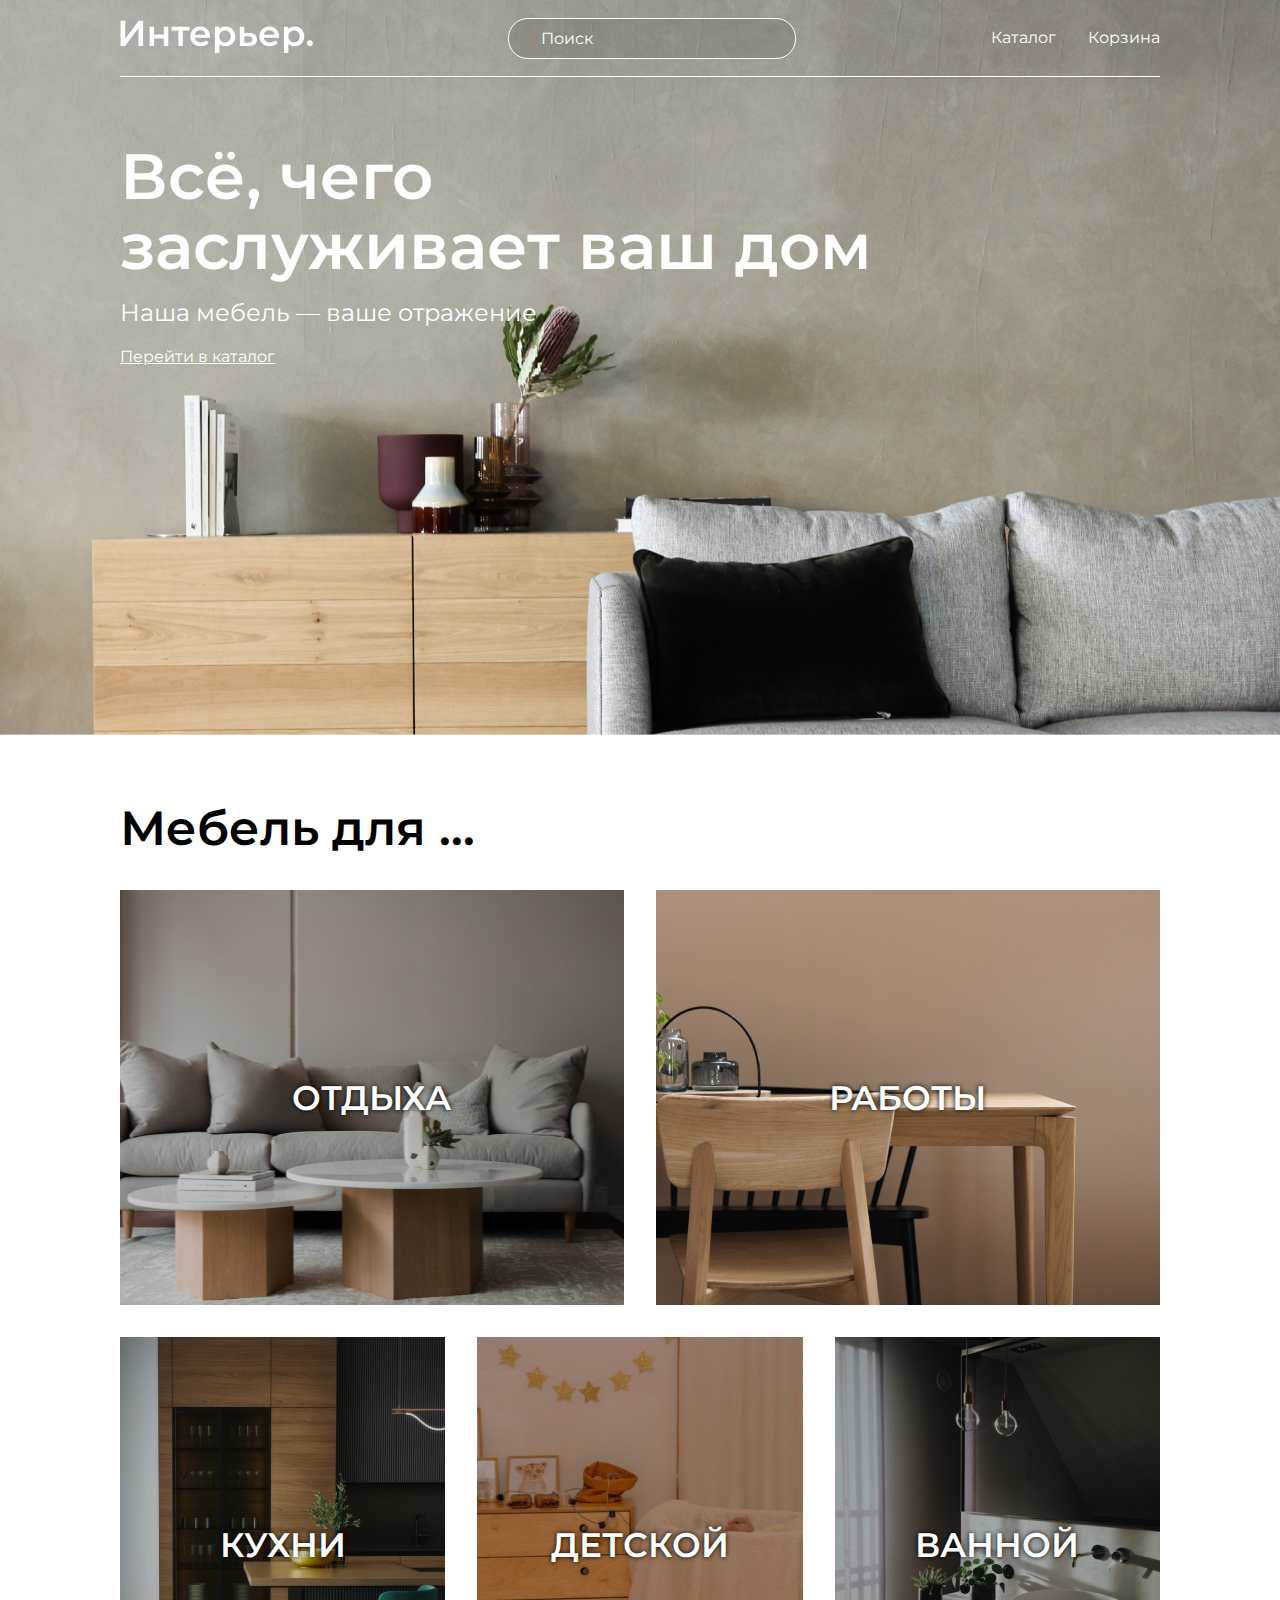
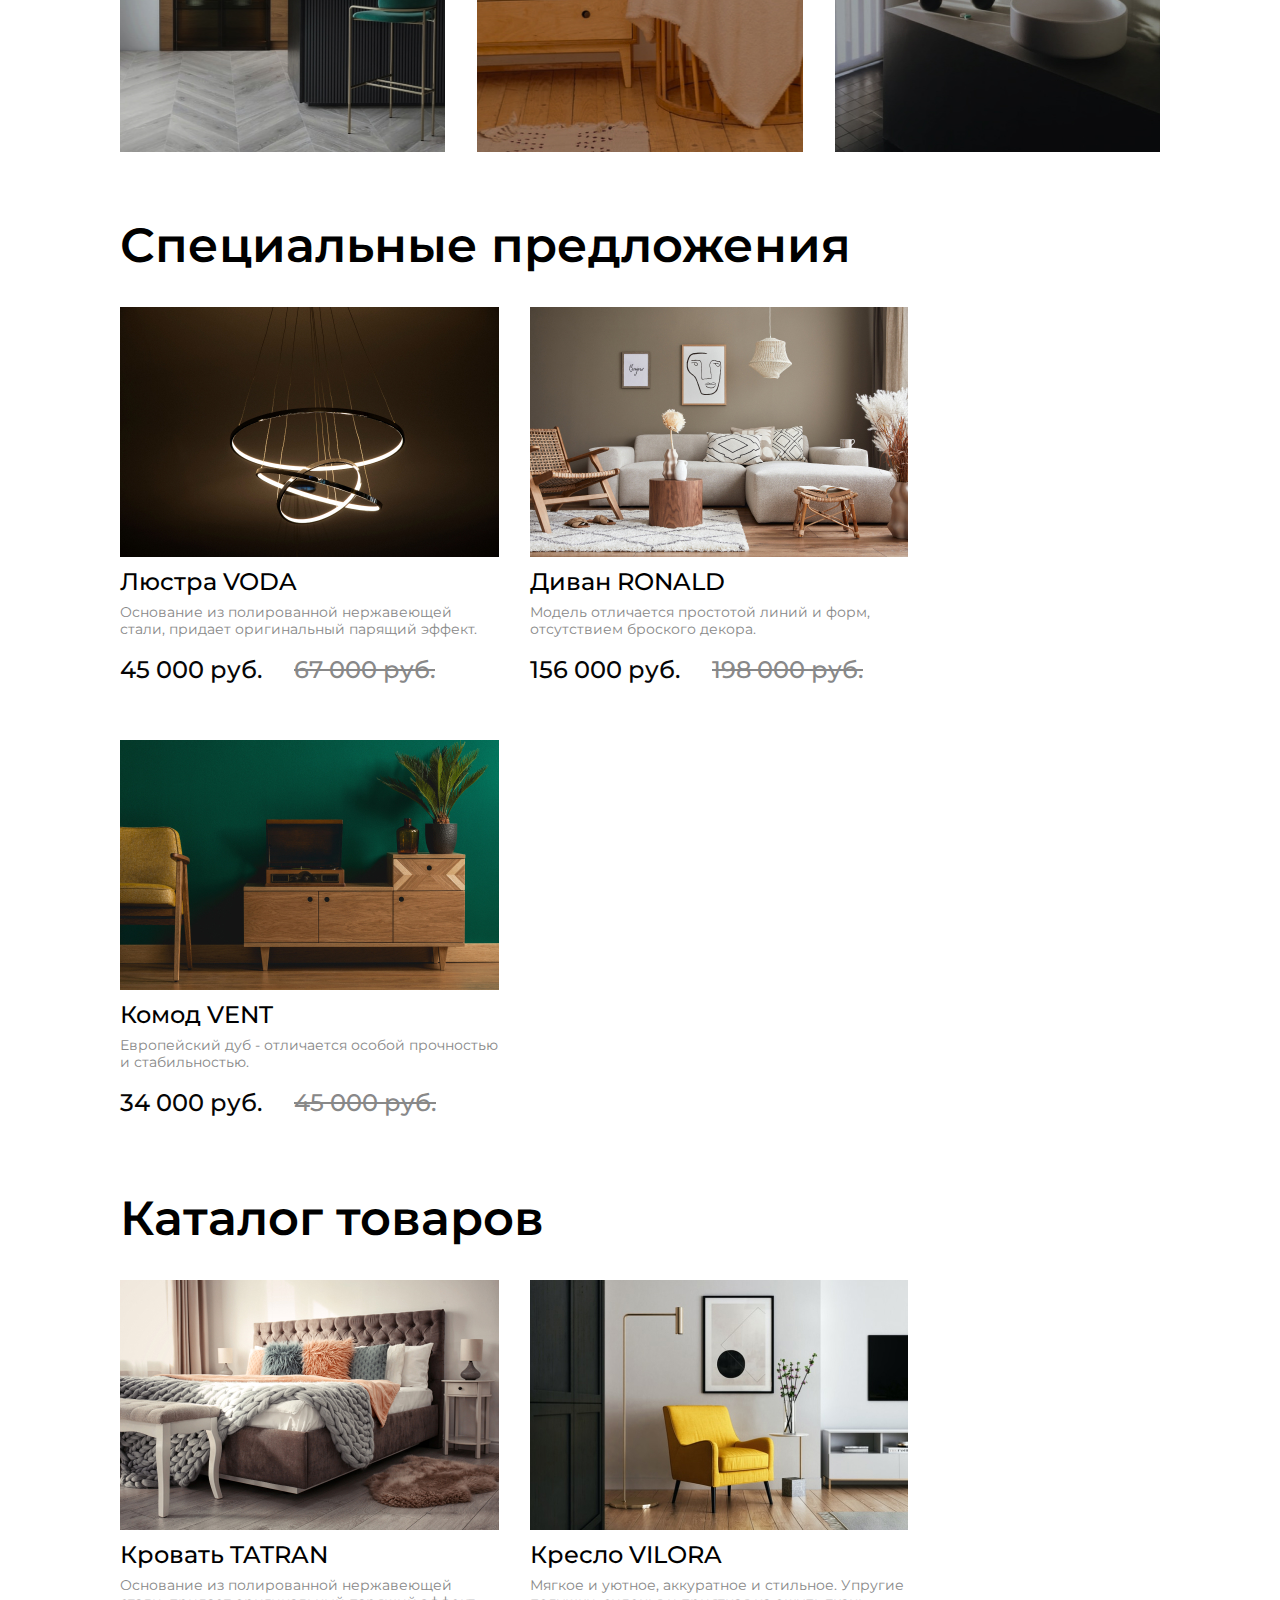
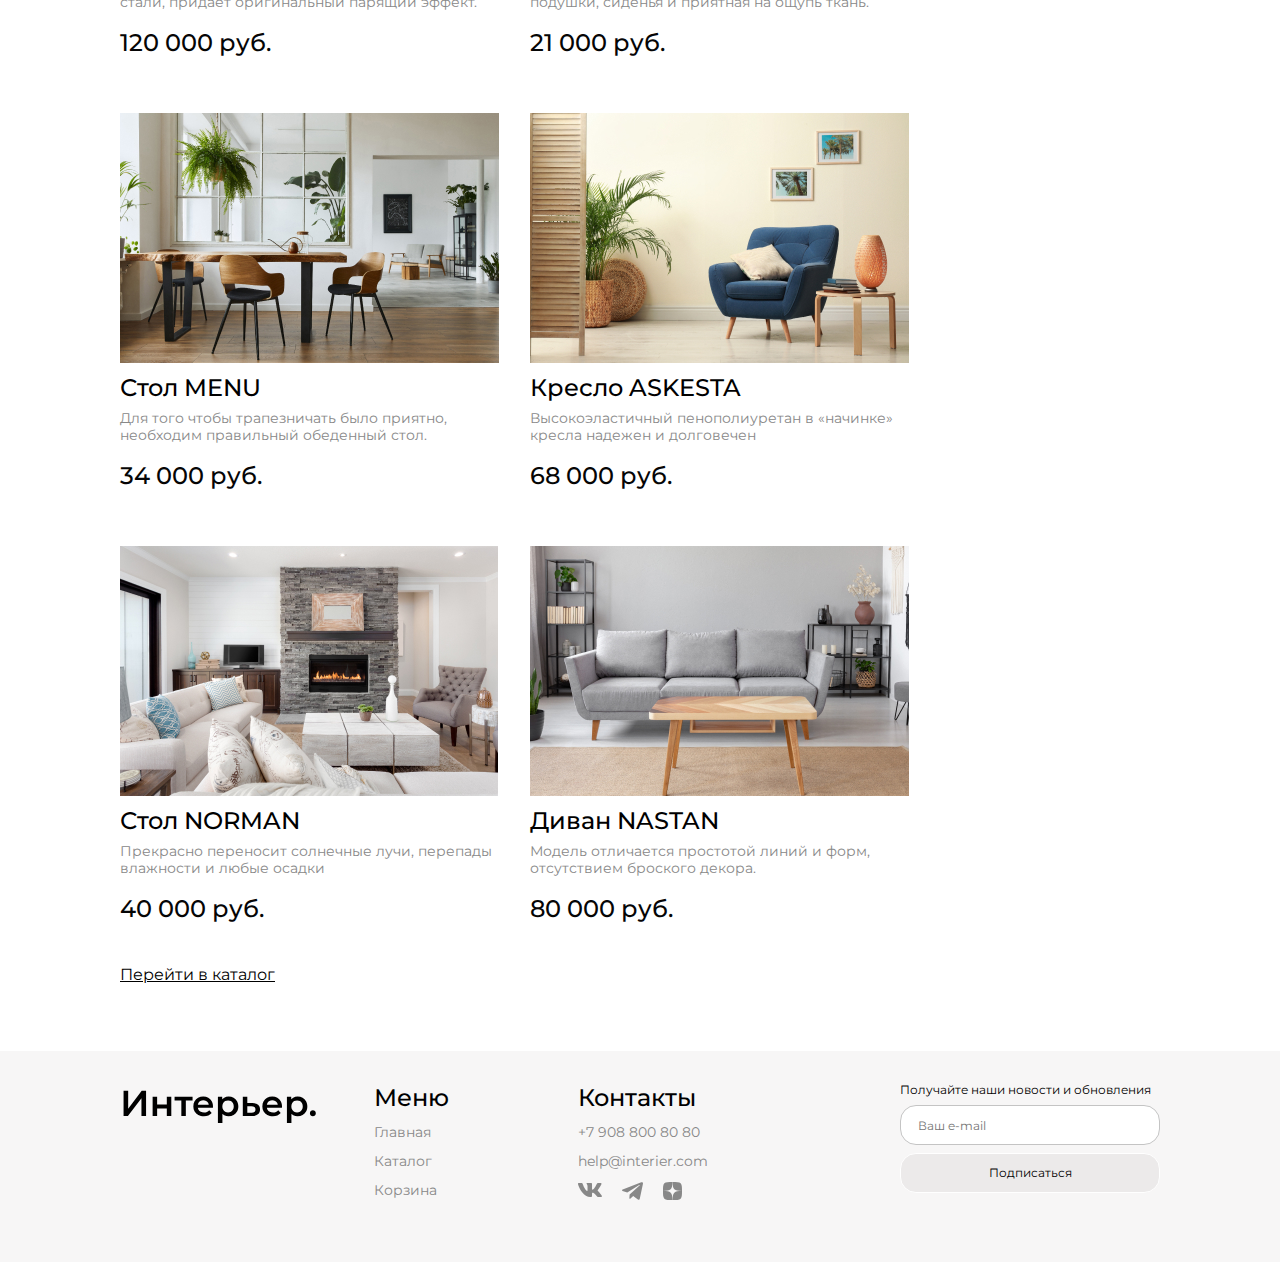
<file: index.html>
<!DOCTYPE html>
<html lang="en">

<head>
    <meta charset="UTF-8">
    <meta name="viewport" content="width=device-width, initial-scale=1.0">
    <title>Главная</title>
    <link rel="preconnect" href="https://fonts.googleapis.com">
    <link rel="preconnect" href="https://fonts.gstatic.com" crossorigin>
    <link
        href="https://fonts.googleapis.com/css2?family=Poppins:wght@600&family=Montserrat:wght@400;500;600;700&display=swap"
        rel="stylesheet">
    <link rel="stylesheet" href="style.css">
</head>

<body>
    <!--    ↓↓↓ Верхняя часть ↓↓↓    -->
    <div class="top center">
        <header class="header">
            <div class="header__logo">
                <a href="index.html">
                    <img class="header__logo-img" src="./img/logo.svg" alt="Логотип">
                </a>
            </div>
            <input class="header__input" placeholder="Поиск" type="text">
            <nav class="menu">
                <a class="menu__link" href="catalog.html">Каталог</a>
                <a class="menu__link" href="#cart-form">Корзина</a>
                <form id="cart-form" action="#" class="cart-preview">
                    <article class="cart-item cart-item--preview">
                        <div class="cart-item__left">
                            <img class="cart-item__img cart-item__img--preview" src="./img/cat3.jpg" alt="">

                            <div class="cart-item__info cart-item__info--preview">
                                <div>
                                    <h4 class="cart-item__info-name">Стол MENU</h4>
                                    <p class="cart-item__info-price">34 000 руб.</p>
                                </div>
                                <div class="cart__link-box">
                                    <a class="cart__link" href="">Избранное</a>
                                    <a class="cart__link" href="">Удалить</a>
                                </div>
                            </div>
                        </div>
                        <div>
                            <input class="cart-item__right" type="number" min="1" value="1">
                        </div>
                    </article>
                    <article class="cart-item cart-item--preview">
                        <div class="cart-item__left">
                            <img class="cart-item__img cart-item__img--preview" src="./img/cat6.jpg" alt="">

                            <div class="cart-item__info cart-item__info--preview">
                                <div>
                                    <h4 class="cart-item__info-name">Диван NASTAN</h4>
                                    <p class="cart-item__info-price">80 000 руб.</p>
                                </div>
                                <div class="cart__link-box">
                                    <a class="cart__link" href="">Избранное</a>
                                    <a class="cart__link" href="">Удалить</a>
                                </div>
                            </div>
                        </div>
                        <div>
                            <input class="cart-item__right" type="number" min="1" value="1">
                        </div>
                    </article>
                    <div class="cart-form__bottom cart-form__bottom--preview">
                        <h3 class="cart-form__total cart-form__total--preview">Итого: <span
                                class="cart-form__total--price">114 000 руб.</span></h3>
                        <button class="cart-form__button cart-form__button--preview">Оформить заказ</button>
                    </div>
                </form>
            </nav>
            <nav class="menu-mobile">
                <a href=""><svg width="20" height="19" viewBox="0 0 20 19" fill="none"
                        xmlns="http://www.w3.org/2000/svg">
                        <g clip-path="url(#clip0_310_627)">
                            <path
                                d="M5.7515 2.99141C4.59282 4.14838 3.91891 5.70363 3.86709 7.34023C3.81528 8.97682 4.38946 10.5716 5.47264 11.7995C6.55581 13.0275 8.06645 13.7962 9.69672 13.9491C11.2973 14.0991 12.8949 13.6444 14.1757 12.6766L17.5069 16.0085L17.5069 16.0085C17.5897 16.0914 17.6881 16.1571 17.7963 16.2019C17.9046 16.2468 18.0206 16.2698 18.1377 16.2698C18.2549 16.2698 18.3709 16.2468 18.4791 16.2019C18.5873 16.1571 18.6857 16.0914 18.7685 16.0085C18.8514 15.9257 18.9171 15.8274 18.9619 15.7191C19.0068 15.6109 19.0298 15.4949 19.0298 15.3777C19.0298 15.2606 19.0068 15.1446 18.9619 15.0363C18.9171 14.9281 18.8514 14.8298 18.7685 14.7469L18.7685 14.7469L15.4368 11.416C16.4021 10.135 16.8547 8.53846 16.7038 6.93943C16.5501 5.31054 15.7816 3.80139 14.5547 2.719C13.3277 1.63662 11.7345 1.06232 10.0992 1.11292C8.46381 1.16352 6.90917 1.83523 5.7515 2.99141ZM5.7515 2.99141L5.82216 3.06217L5.7515 2.99141ZM13.5895 4.25366C14.0271 4.68416 14.3751 5.19703 14.6135 5.76269C14.8518 6.32835 14.9758 6.93561 14.9783 7.54944C14.9808 8.16327 14.8618 8.77152 14.628 9.3391C14.3943 9.90669 14.0505 10.4224 13.6164 10.8564C13.1824 11.2905 12.6667 11.6343 12.0991 11.868C11.5315 12.1018 10.9233 12.2208 10.3094 12.2183C9.6956 12.2158 9.08834 12.0918 8.52268 11.8535C7.95702 11.6151 7.44415 11.2671 7.01365 10.8295C6.15334 9.95509 5.67341 8.77613 5.6784 7.54944C5.6834 6.32275 6.17291 5.14773 7.04032 4.28033C7.90772 3.41292 9.08274 2.92341 10.3094 2.91841C11.5361 2.91342 12.7151 3.39335 13.5895 4.25366Z"
                                fill="white" stroke="white" stroke-width="0.2" />
                        </g>
                        <defs>
                            <clipPath id="clip0_310_627">
                                <rect width="19" height="19" fill="white" transform="translate(0.800537)" />
                            </clipPath>
                        </defs>
                    </svg>
                </a>
                <a href="catalog.html"><svg width="20" height="21" viewBox="0 0 20 21" fill="none"
                        xmlns="http://www.w3.org/2000/svg">
                        <rect x="0.800537" y="0.900024" width="4.57143" height="4.57143" fill="white" />
                        <rect x="0.800537" y="8.21436" width="4.57143" height="4.57143" fill="white" />
                        <rect x="0.800537" y="15.5286" width="4.57143" height="4.57143" fill="white" />
                        <rect x="8.11401" y="8.21436" width="4.57143" height="4.57143" fill="white" />
                        <rect x="8.11401" y="15.5286" width="4.57143" height="4.57143" fill="white" />
                        <rect x="8.11401" y="0.900024" width="4.57143" height="4.57143" fill="white" />
                        <rect x="15.4285" y="8.21436" width="4.57143" height="4.57143" fill="white" />
                        <rect x="15.4285" y="15.5286" width="4.57143" height="4.57143" fill="white" />
                        <rect x="15.4285" y="0.900024" width="4.57143" height="4.57143" fill="white" />
                    </svg>
                </a>
                <a href="cart.html"><svg width="25" height="25" viewBox="0 0 25 25" fill="none"
                        xmlns="http://www.w3.org/2000/svg">
                        <path
                            d="M14.5834 20.8333C15.1359 20.8333 15.6658 20.6138 16.0566 20.2231C16.4473 19.8324 16.6667 19.3025 16.6667 18.75C16.6667 18.1974 16.4473 17.6675 16.0566 17.2768C15.6658 16.8861 15.1359 16.6666 14.5834 16.6666C14.0309 16.6666 13.501 16.8861 13.1103 17.2768C12.7196 17.6675 12.5001 18.1974 12.5001 18.75C12.5001 19.3025 12.7196 19.8324 13.1103 20.2231C13.501 20.6138 14.0309 20.8333 14.5834 20.8333ZM7.29174 20.8333C7.84428 20.8333 8.37418 20.6138 8.76488 20.2231C9.15558 19.8324 9.37508 19.3025 9.37508 18.75C9.37508 18.1974 9.15558 17.6675 8.76488 17.2768C8.37418 16.8861 7.84428 16.6666 7.29174 16.6666C6.73921 16.6666 6.20931 16.8861 5.81861 17.2768C5.4279 17.6675 5.20841 18.1974 5.20841 18.75C5.20841 19.3025 5.4279 19.8324 5.81861 20.2231C6.20931 20.6138 6.73921 20.8333 7.29174 20.8333ZM20.873 6.16975C21.133 6.16136 21.3796 6.05217 21.5606 5.86525C21.7416 5.67834 21.8428 5.42836 21.8428 5.16819C21.8428 4.90801 21.7416 4.65804 21.5606 4.47112C21.3796 4.28421 21.133 4.17501 20.873 4.16663H19.674C18.7345 4.16663 17.922 4.81871 17.7178 5.73538L16.4126 11.6125C16.2084 12.5291 15.3959 13.1812 14.4563 13.1812H6.63133L5.12924 7.17079H14.8636C15.1212 7.15904 15.3644 7.04844 15.5425 6.86199C15.7206 6.67555 15.82 6.42761 15.82 6.16975C15.82 5.91189 15.7206 5.66395 15.5425 5.47751C15.3644 5.29106 15.1212 5.18046 14.8636 5.16871H5.12924C4.82473 5.16862 4.5242 5.23796 4.25051 5.37145C3.97682 5.50495 3.73716 5.69909 3.54976 5.93911C3.36236 6.17913 3.23215 6.45872 3.16903 6.75662C3.10591 7.05452 3.11154 7.36289 3.1855 7.65829L4.68758 13.6666C4.79586 14.1002 5.046 14.485 5.39821 14.7601C5.75042 15.0351 6.18447 15.1844 6.63133 15.1843H14.4563C15.368 15.1845 16.2524 14.8736 16.9636 14.3032C17.6748 13.7327 18.1701 12.9368 18.3678 12.0468L19.674 6.16975H20.873Z"
                            fill="white" />
                    </svg>
                </a>
            </nav>
        </header>
        <section>
            <h1 class="top__title">Всё, чего <br> заслуживает ваш дом</h1>
            <p class="top__text">Наша мебель — ваше отражение</p>
            <a href="catalog.html" class="top__link">Перейти в каталог</a>
        </section>
    </div>
    <!--    ↑↑↑ Верхняя часть ↑↑↑    -->

    <!--    ↓↓↓ Мебель для ↓↓↓    -->
    <div class="for center">
        <h2 class="product-box__header">Мебель для ...</h2>
        <div class="for-content">
            <a href="" class="for-content__item for-content__item--1 for-content__item--big">ОТДЫХА</a>
            <a href="" class="for-content__item for-content__item--2 for-content__item--big">РАБОТЫ</a>
            <a href="" class="for-content__item for-content__item--3 ">КУХНИ</a>
            <a href="" class="for-content__item for-content__item--4 ">ДЕТСКОЙ</a>
            <a href="" class="for-content__item for-content__item--5 ">ВАННОЙ</a>
        </div>
    </div>
    <!--    ↑↑↑ Мебель для ↑↑↑    -->

    <!--    ↓↓↓ Специальные предложения ↓↓↓    -->
    <section class="product-box center">
        <h2 class="product-box__header">Специальные предложения</h2>
        <section class="product-content">
            <article class="product">
                <img src="./img/spec1.jpg" alt="Продукт">
                <h3 class="product__name">Люстра VODA</h3>
                <p class="product__phrase">Основание из полированной нержавеющей стали, придает оригинальный парящий
                    эффект.
                </p>
                <p class="product__price">45 000 руб.</p>
                <p class="product__price product__price--old">67 000 руб.</p>
            </article>
            <article class="product">
                <img src="./img/spec2.jpg" alt="Продукт">
                <h3 class="product__name">Диван RONALD</h3>
                <p class="product__phrase">Модель отличается простотой линий и форм, отсутствием броского декора.</p>
                <p class="product__price">156 000 руб.</p>
                <p class="product__price product__price--old">198 000 руб.</p>
            </article>
            <article class="product">
                <img src="./img/spec3.jpg" alt="Продукт">
                <h3 class="product__name">Комод VENT</h3>
                <p class="product__phrase">Европейский дуб - отличается особой прочностью и стабильностью.</p>
                <p class="product__price">34 000 руб.</p>
                <p class="product__price product__price--old">45 000 руб.</p>
            </article>
        </section>
    </section>
    <!--    ↑↑↑ Специальные предложения ↑↑↑    -->

    <!--    ↓↓↓ Каталог товаров ↓↓↓    -->
    <section class="product-box center">
        <h2 class="product-box__header">Каталог товаров</h2>
        <section class="product-content">
            <article class="product">
                <img src="./img/cat1.jpg" alt="Продукт">
                <h3 class="product__name">Кровать TATRAN</h3>
                <p class="product__phrase">Основание из полированной нержавеющей стали, придает оригинальный парящий
                    эффект.
                </p>
                <p class="product__price">120 000 руб.</p>
            </article>
            <article class="product">
                <img src="./img/cat2.jpg" alt="Продукт">
                <h3 class="product__name">Кресло VILORA</h3>
                <p class="product__phrase">Мягкое и уютное, аккуратное и стильное. Упругие подушки, сиденья и приятная
                    на
                    ощупь
                    ткань.</p>
                <p class="product__price">21 000 руб.</p>
            </article>
            <article class="product">
                <img src="./img/cat3.jpg" alt="Продукт">
                <h3 class="product__name">Стол MENU</h3>
                <p class="product__phrase">Для того чтобы трапезничать было приятно, необходим правильный обеденный
                    стол.
                </p>
                <p class="product__price">34 000 руб.</p>
            </article>
            <article class="product">
                <img src="./img/cat4.jpg" alt="Продукт">
                <h3 class="product__name">Кресло ASKESTA</h3>
                <p class="product__phrase">Высокоэластичный пенополиуретан в «начинке» кресла надежен и долговечен</p>
                <p class="product__price">68 000 руб.</p>
            </article>
            <article class="product">
                <img src="./img/cat5.jpg" alt="Продукт">
                <h3 class="product__name">Стол NORMAN</h3>
                <p class="product__phrase">Прекрасно переносит солнечные лучи, перепады влажности и любые осадки</p>
                <p class="product__price">40 000 руб.</p>
            </article>
            <article class="product">
                <img src="./img/cat6.jpg" alt="Продукт">
                <h3 class="product__name">Диван NASTAN</h3>
                <p class="product__phrase">Модель отличается простотой линий и форм, отсутствием броского декора. </p>
                <p class="product__price">80 000 руб.</p>
            </article>
        </section>
        <a href="catalog.html" class="top__link top__link--dark">Перейти в каталог</a>
    </section>
    <!--    ↑↑↑ Каталог товаров ↑↑↑    -->

    <!--    ↓↓↓ FOOTER (Нижняя часть) ↓↓↓    -->
    <footer class="footer center">
        <div class="footer__logo">
            <a href="index.html">
                <img src="./img/logofoot.svg" alt="Логотип">
            </a>
        </div>
        <div class="footer__content">
            <div class="footer__info">
                <nav class="footer__product">
                    <h4 class="footer__product-tittle">Меню</h4>
                    <ul>
                        <li><a class="footer__product-link" href="index.html">Главная</a></li>
                        <li><a class="footer__product-link" href="catalog.html">Каталог</a></li>
                        <li><a class="footer__product-link" href="cart.html">Корзина</a></li>
                    </ul>
                </nav>
                <nav class="footer__product">
                    <h4 class="footer__product-tittle">Контакты</h4>
                    <a href="tel:+79088008080" class="footer__product-link">+7 908 800 80 80</a>
                    <a href="mailto:help@interier.com" class="footer__product-link">help@interier.com</a>
                    <div class="footer__icon">
                        <a href="#"><svg class="footer__icon-svg" width="24" height="14" viewBox="0 0 24 14" fill="none"
                                xmlns="http://www.w3.org/2000/svg">
                                <path class="footer__icon-path" fill-rule="evenodd" clip-rule="evenodd"
                                    d="M23.45 0.948C23.616 0.402 23.45 0 22.655 0H20.03C19.362 0 19.054 0.347 18.887 0.73C18.887 0.73 17.552 3.926 15.661 6.002C15.049 6.604 14.771 6.795 14.437 6.795C14.27 6.795 14.019 6.604 14.019 6.057V0.948C14.019 0.292 13.835 0 13.279 0H9.151C8.734 0 8.483 0.304 8.483 0.593C8.483 1.214 9.429 1.358 9.526 3.106V6.904C9.526 7.737 9.373 7.888 9.039 7.888C8.149 7.888 5.984 4.677 4.699 1.003C4.45 0.288 4.198 0 3.527 0H0.9C0.15 0 0 0.347 0 0.73C0 1.412 0.89 4.8 4.145 9.281C6.315 12.341 9.37 14 12.153 14C13.822 14 14.028 13.632 14.028 12.997V10.684C14.028 9.947 14.186 9.8 14.715 9.8C15.105 9.8 15.772 9.992 17.33 11.467C19.11 13.216 19.403 14 20.405 14H23.03C23.78 14 24.156 13.632 23.94 12.904C23.702 12.18 22.852 11.129 21.725 9.882C21.113 9.172 20.195 8.407 19.916 8.024C19.527 7.533 19.638 7.314 19.916 6.877C19.916 6.877 23.116 2.451 23.449 0.948H23.45Z"
                                    fill="#888888" />
                            </svg>
                        </a>
                        <a href="#"><svg class="footer__icon-svg" width="21" height="18" viewBox="0 0 21 18" fill="none"
                                xmlns="http://www.w3.org/2000/svg">
                                <path class="footer__icon-path"
                                    d="M19.2957 0.363004L0.690684 7.57461C-0.0580144 7.91045 -0.311245 8.58298 0.509724 8.94798L5.28271 10.4727L16.8232 3.30353C17.4533 2.85347 18.0984 2.97348 17.5433 3.46858L7.63159 12.4893L7.32024 16.3069C7.60862 16.8964 8.13666 16.8991 8.47348 16.6061L11.2157 13.998L15.9122 17.533C17.003 18.1821 17.5965 17.7632 17.8312 16.5735L20.9117 1.91163C21.2315 0.447168 20.6861 -0.19809 19.2957 0.363004Z"
                                    fill="#888888" />
                            </svg>
                        </a>
                        <a href="#"><svg class="footer__icon-svg" width="19" height="18" viewBox="0 0 19 18" fill="none"
                                xmlns="http://www.w3.org/2000/svg">
                                <path class="footer__icon-path"
                                    d="M11.3326 10.7357C9.83979 12.195 9.73122 14.0143 9.60229 18C13.5244 18 16.2319 17.9871 17.6298 16.7014C18.9869 15.3771 19.0005 12.69 19.0005 9.09643C14.7934 9.225 12.873 9.32143 11.3326 10.7357ZM0.00050354 9.09643C0.00050354 12.69 0.014075 15.3771 1.37122 16.7014C2.76907 17.9871 5.47657 18 9.39872 18C9.263 14.0143 9.16122 12.195 7.66836 10.7357C6.128 9.32143 4.20765 9.21857 0.00050354 9.09643ZM9.39872 0C5.48336 0 2.76907 0.0128571 1.37122 1.29857C0.014075 2.62286 0.00050354 5.31 0.00050354 8.90357C4.20765 8.775 6.128 8.67857 7.66836 7.26429C9.16122 5.805 9.26979 3.98571 9.39872 0ZM11.3326 7.26429C9.83979 5.805 9.73122 3.98571 9.60229 0C13.5244 0 16.2319 0.0128571 17.6298 1.29857C18.9869 2.62286 19.0005 5.31 19.0005 8.90357C14.7934 8.775 12.873 8.67857 11.3326 7.26429Z"
                                    fill="#888888" />
                            </svg>
                        </a>
                    </div>
                </nav>
            </div>
            <form class="footer__form" action="">
                <p>Получайте наши новости и обновления</p>
                <input type="email" placeholder="Ваш e-mail" class="footer__form-email">
                <button class="footer__form-button">Подписаться</button>
            </form>
        </div>
    </footer>
    <!--    ↑↑↑ FOOTER (Нижняя часть) ↑↑↑    -->
</body>

</html>
</file>
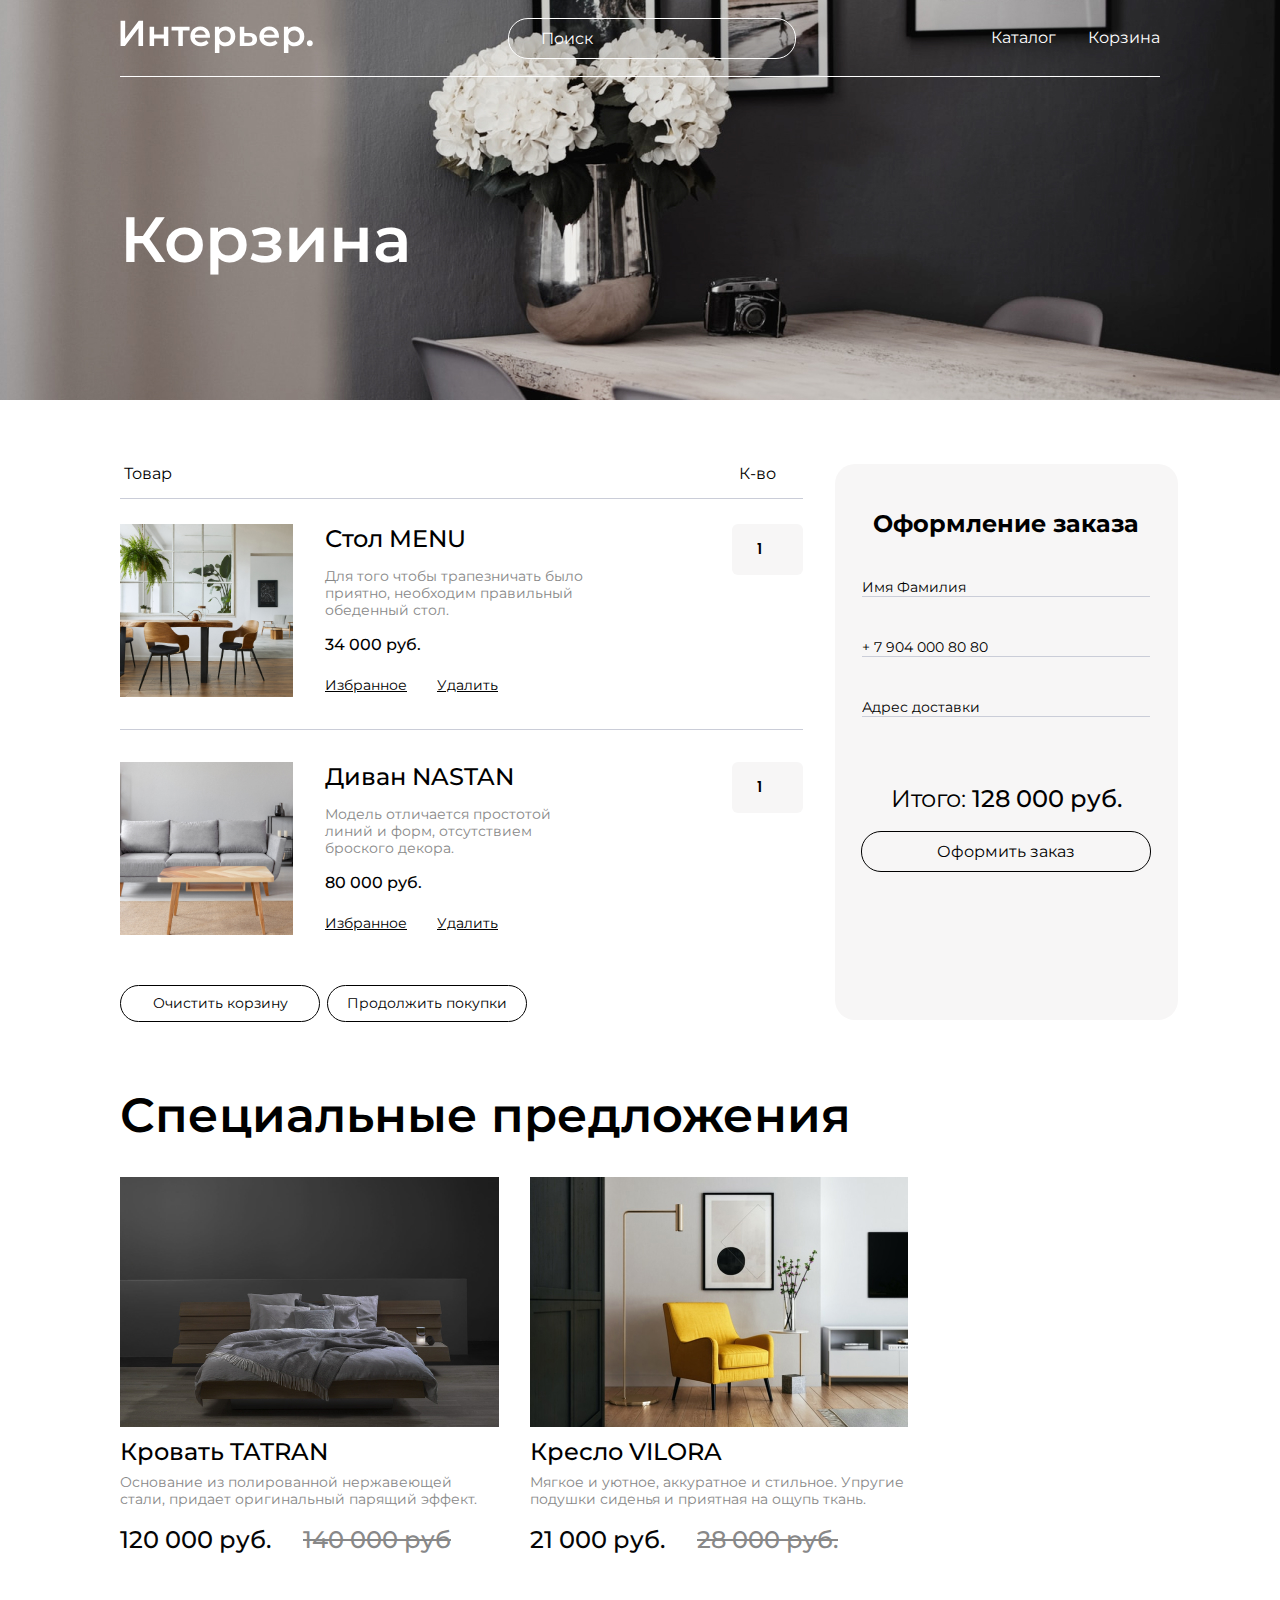
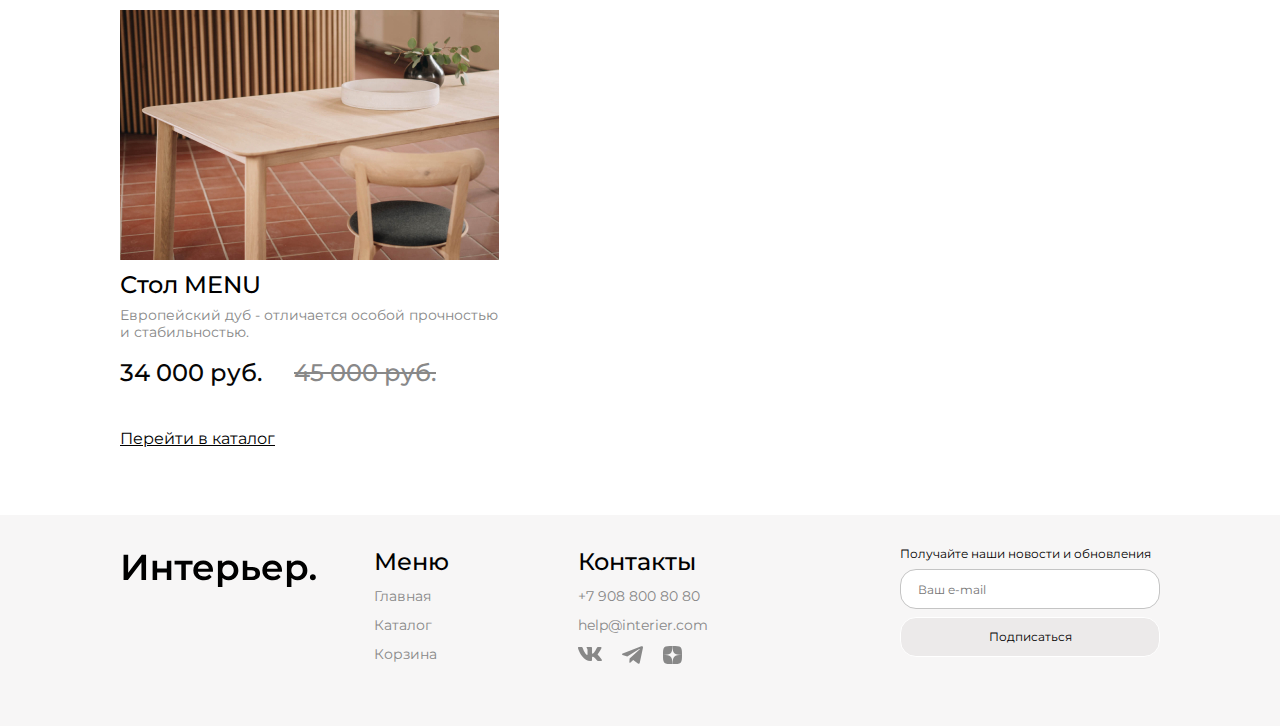
<file: cart.html>
<!DOCTYPE html>
<html lang="en">

<head>
    <meta charset="UTF-8">
    <meta name="viewport" content="width=device-width, initial-scale=1.0">
    <title>Корзина</title>
    <link rel="preconnect" href="https://fonts.googleapis.com">
    <link rel="preconnect" href="https://fonts.gstatic.com" crossorigin>
    <link
        href="https://fonts.googleapis.com/css2?family=Poppins:wght@600&family=Montserrat:wght@400;500;600;700&display=swap"
        rel="stylesheet">
    <link rel="stylesheet" href="style.css">
</head>

<body>
    <!--    ↓↓↓ Верхняя часть ↓↓↓    -->
    <div class="top-cart center">
        <header class="header">
            <div class="header__logo">
                <a href="index.html">
                    <img class="header__logo-img" src="./img/logo.svg" alt="Логотип">
                </a>
            </div>
            <input class="header__input" placeholder="Поиск" type="text">
            <nav class="menu">
                <a class="menu__link" href="catalog.html">Каталог</a>
                <a class="menu__link" href="cart.html">Корзина</a>
            </nav>
            <nav class="menu-mobile">
                <a href=""><svg width="20" height="19" viewBox="0 0 20 19" fill="none"
                        xmlns="http://www.w3.org/2000/svg">
                        <g clip-path="url(#clip0_310_627)">
                            <path
                                d="M5.7515 2.99141C4.59282 4.14838 3.91891 5.70363 3.86709 7.34023C3.81528 8.97682 4.38946 10.5716 5.47264 11.7995C6.55581 13.0275 8.06645 13.7962 9.69672 13.9491C11.2973 14.0991 12.8949 13.6444 14.1757 12.6766L17.5069 16.0085L17.5069 16.0085C17.5897 16.0914 17.6881 16.1571 17.7963 16.2019C17.9046 16.2468 18.0206 16.2698 18.1377 16.2698C18.2549 16.2698 18.3709 16.2468 18.4791 16.2019C18.5873 16.1571 18.6857 16.0914 18.7685 16.0085C18.8514 15.9257 18.9171 15.8274 18.9619 15.7191C19.0068 15.6109 19.0298 15.4949 19.0298 15.3777C19.0298 15.2606 19.0068 15.1446 18.9619 15.0363C18.9171 14.9281 18.8514 14.8298 18.7685 14.7469L18.7685 14.7469L15.4368 11.416C16.4021 10.135 16.8547 8.53846 16.7038 6.93943C16.5501 5.31054 15.7816 3.80139 14.5547 2.719C13.3277 1.63662 11.7345 1.06232 10.0992 1.11292C8.46381 1.16352 6.90917 1.83523 5.7515 2.99141ZM5.7515 2.99141L5.82216 3.06217L5.7515 2.99141ZM13.5895 4.25366C14.0271 4.68416 14.3751 5.19703 14.6135 5.76269C14.8518 6.32835 14.9758 6.93561 14.9783 7.54944C14.9808 8.16327 14.8618 8.77152 14.628 9.3391C14.3943 9.90669 14.0505 10.4224 13.6164 10.8564C13.1824 11.2905 12.6667 11.6343 12.0991 11.868C11.5315 12.1018 10.9233 12.2208 10.3094 12.2183C9.6956 12.2158 9.08834 12.0918 8.52268 11.8535C7.95702 11.6151 7.44415 11.2671 7.01365 10.8295C6.15334 9.95509 5.67341 8.77613 5.6784 7.54944C5.6834 6.32275 6.17291 5.14773 7.04032 4.28033C7.90772 3.41292 9.08274 2.92341 10.3094 2.91841C11.5361 2.91342 12.7151 3.39335 13.5895 4.25366Z"
                                fill="white" stroke="white" stroke-width="0.2" />
                        </g>
                        <defs>
                            <clipPath id="clip0_310_627">
                                <rect width="19" height="19" fill="white" transform="translate(0.800537)" />
                            </clipPath>
                        </defs>
                    </svg>
                </a>
                <a href="catalog.html"><svg width="20" height="21" viewBox="0 0 20 21" fill="none"
                        xmlns="http://www.w3.org/2000/svg">
                        <rect x="0.800537" y="0.900024" width="4.57143" height="4.57143" fill="white" />
                        <rect x="0.800537" y="8.21436" width="4.57143" height="4.57143" fill="white" />
                        <rect x="0.800537" y="15.5286" width="4.57143" height="4.57143" fill="white" />
                        <rect x="8.11401" y="8.21436" width="4.57143" height="4.57143" fill="white" />
                        <rect x="8.11401" y="15.5286" width="4.57143" height="4.57143" fill="white" />
                        <rect x="8.11401" y="0.900024" width="4.57143" height="4.57143" fill="white" />
                        <rect x="15.4285" y="8.21436" width="4.57143" height="4.57143" fill="white" />
                        <rect x="15.4285" y="15.5286" width="4.57143" height="4.57143" fill="white" />
                        <rect x="15.4285" y="0.900024" width="4.57143" height="4.57143" fill="white" />
                    </svg>
                </a>
                <a href="cart.html"><svg width="25" height="25" viewBox="0 0 25 25" fill="none"
                        xmlns="http://www.w3.org/2000/svg">
                        <path
                            d="M14.5834 20.8333C15.1359 20.8333 15.6658 20.6138 16.0566 20.2231C16.4473 19.8324 16.6667 19.3025 16.6667 18.75C16.6667 18.1974 16.4473 17.6675 16.0566 17.2768C15.6658 16.8861 15.1359 16.6666 14.5834 16.6666C14.0309 16.6666 13.501 16.8861 13.1103 17.2768C12.7196 17.6675 12.5001 18.1974 12.5001 18.75C12.5001 19.3025 12.7196 19.8324 13.1103 20.2231C13.501 20.6138 14.0309 20.8333 14.5834 20.8333ZM7.29174 20.8333C7.84428 20.8333 8.37418 20.6138 8.76488 20.2231C9.15558 19.8324 9.37508 19.3025 9.37508 18.75C9.37508 18.1974 9.15558 17.6675 8.76488 17.2768C8.37418 16.8861 7.84428 16.6666 7.29174 16.6666C6.73921 16.6666 6.20931 16.8861 5.81861 17.2768C5.4279 17.6675 5.20841 18.1974 5.20841 18.75C5.20841 19.3025 5.4279 19.8324 5.81861 20.2231C6.20931 20.6138 6.73921 20.8333 7.29174 20.8333ZM20.873 6.16975C21.133 6.16136 21.3796 6.05217 21.5606 5.86525C21.7416 5.67834 21.8428 5.42836 21.8428 5.16819C21.8428 4.90801 21.7416 4.65804 21.5606 4.47112C21.3796 4.28421 21.133 4.17501 20.873 4.16663H19.674C18.7345 4.16663 17.922 4.81871 17.7178 5.73538L16.4126 11.6125C16.2084 12.5291 15.3959 13.1812 14.4563 13.1812H6.63133L5.12924 7.17079H14.8636C15.1212 7.15904 15.3644 7.04844 15.5425 6.86199C15.7206 6.67555 15.82 6.42761 15.82 6.16975C15.82 5.91189 15.7206 5.66395 15.5425 5.47751C15.3644 5.29106 15.1212 5.18046 14.8636 5.16871H5.12924C4.82473 5.16862 4.5242 5.23796 4.25051 5.37145C3.97682 5.50495 3.73716 5.69909 3.54976 5.93911C3.36236 6.17913 3.23215 6.45872 3.16903 6.75662C3.10591 7.05452 3.11154 7.36289 3.1855 7.65829L4.68758 13.6666C4.79586 14.1002 5.046 14.485 5.39821 14.7601C5.75042 15.0351 6.18447 15.1844 6.63133 15.1843H14.4563C15.368 15.1845 16.2524 14.8736 16.9636 14.3032C17.6748 13.7327 18.1701 12.9368 18.3678 12.0468L19.674 6.16975H20.873Z"
                            fill="white" />
                    </svg>
                </a>
            </nav>
        </header>
        <section>
            <h1 class="top__title">Корзина</h1>
        </section>
    </div>
    <!--    ↑↑↑ Верхняя часть ↑↑↑    -->

    <!--    ↓↓↓ Корзина ↓↓↓    -->
    <div class="cart center">
        <section class="cart-content">
            <div class="cart-content__name">
                <p>Товар</p>
                <p>К-во</p>
            </div>
            <section class="cart-box">
                <article class="cart-item cart-item--first">
                    <div class="cart-item__left">
                        <img class="cart-item__img" src="./img/cat3.jpg" alt="">

                        <div class="cart-item__info">
                            <div>
                                <h4 class="cart-item__info-name">Стол MENU</h4>
                                <p class="cart-item__info-phrase">Для того чтобы трапезничать было приятно, необходим
                                    правильный
                                    обеденный стол.</p>
                                <p class="cart-item__info-price">34 000 руб.</p>
                            </div>
                            <div class="cart__link-box">
                                <a class="cart__link" href="">Избранное</a>
                                <a class="cart__link" href="">Удалить</a>
                            </div>
                        </div>
                    </div>
                    <div>
                        <input class="cart-item__right" type="number" min="1" value="1">
                    </div>
                </article>
                <article class="cart-item">
                    <div class="cart-item__left">
                        <img class="cart-item__img" src="./img/cat6.jpg" alt="">

                        <div class="cart-item__info">
                            <div>
                                <h4 class="cart-item__info-name">Диван NASTAN</h4>
                                <p class="cart-item__info-phrase">Модель отличается простотой линий и форм, отсутствием
                                    броского
                                    декора. </p>
                                <p class="cart-item__info-price">80 000 руб.</p>
                            </div>
                            <div class="cart__link-box">
                                <a class="cart__link" href="">Избранное</a>
                                <a class="cart__link" href="">Удалить</a>
                            </div>
                        </div>
                    </div>
                    <input class="cart-item__right" type="number" min="1" value="1">
                </article>
            </section>
            <div class="cart-content__button-box">
                <button class="cart-content__button">Очистить корзину</button>
                <button class="cart-content__button">Продолжить покупки</button>
            </div>
        </section>
        <form action="" class="cart-form">
            <h3 class="cart-form__tittle">Оформление заказа</h3>
            <div class="cart-form__info">
                <input class="cart-form__info-data" type="text" placeholder="Имя Фамилия">
                <input class="cart-form__info-data" type="text" placeholder="+ 7 904 000 80 80">
                <input class="cart-form__info-data" type="text" placeholder="Адрес доставки">
            </div>
            <div class="cart-form__bottom">
                <h3 class="cart-form__total">Итого: <span class="cart-form__total--price">128 000 руб.</span></h3>
                <button class="cart-form__button">Оформить заказ</button>
            </div>
        </form>
    </div>
    <!--    ↑↑↑ Корзина ↑↑↑    -->

    <!--    ↓↓↓ Специальные предложения ↓↓↓    -->
    <section class="product-box center">
        <h2 class="product-box__header">Специальные предложения</h2>
        <section class="product-content">
            <article class="product">
                <img src="./img/cat-1.jpg" alt="Продукт">
                <h3 class="product__name">Кровать TATRAN</h3>
                <p class="product__phrase">Основание из полированной нержавеющей стали, придает оригинальный парящий
                    эффект.
                </p>
                <p class="product__price">120 000 руб.</p>
                <p class="product__price product__price--old">140 000 руб</p>
            </article>
            <article class="product">
                <img src="./img/cat-2.jpg" alt="Продукт">
                <h3 class="product__name">Кресло VILORA</h3>
                <p class="product__phrase">Мягкое и уютное, аккуратное и стильное. Упругие подушки сиденья и приятная на
                    ощупь ткань. </p>
                <p class="product__price">21 000 руб.</p>
                <p class="product__price product__price--old">28 000 руб.</p>
            </article>
            <article class="product">
                <img src="./img/cat-3.jpg" alt="Продукт">
                <h3 class="product__name">Стол MENU</h3>
                <p class="product__phrase">Европейский дуб - отличается особой прочностью и стабильностью.</p>
                <p class="product__price">34 000 руб.</p>
                <p class="product__price product__price--old">45 000 руб.</p>
            </article>
        </section>
        <a href="catalog.html" class="top__link top__link--dark">Перейти в каталог</a>
    </section>
    <!--    ↑↑↑ Специальные предложения ↑↑↑    -->

    <!--    ↓↓↓ FOOTER (Нижняя часть) ↓↓↓    -->
    <footer class="footer center">
        <div class="footer__logo">
            <a href="index.html">
                <img src="./img/logofoot.svg" alt="Логотип">
            </a>
        </div>
        <div class="footer__content">
            <div class="footer__info">
                <nav class="footer__product">
                    <h4 class="footer__product-tittle">Меню</h4>
                    <ul>
                        <li><a class="footer__product-link" href="index.html">Главная</a></li>
                        <li><a class="footer__product-link" href="catalog.html">Каталог</a></li>
                        <li><a class="footer__product-link" href="cart.html">Корзина</a></li>
                    </ul>
                </nav>
                <nav class="footer__product">
                    <h4 class="footer__product-tittle">Контакты</h4>
                    <a href="tel:+79088008080" class="footer__product-link">+7 908 800 80 80</a>
                    <a href="mailto:help@interier.com" class="footer__product-link">help@interier.com</a>
                    <div class="footer__icon">
                        <a href="#"><svg class="footer__icon-svg" width="24" height="14" viewBox="0 0 24 14" fill="none"
                                xmlns="http://www.w3.org/2000/svg">
                                <path class="footer__icon-path" fill-rule="evenodd" clip-rule="evenodd"
                                    d="M23.45 0.948C23.616 0.402 23.45 0 22.655 0H20.03C19.362 0 19.054 0.347 18.887 0.73C18.887 0.73 17.552 3.926 15.661 6.002C15.049 6.604 14.771 6.795 14.437 6.795C14.27 6.795 14.019 6.604 14.019 6.057V0.948C14.019 0.292 13.835 0 13.279 0H9.151C8.734 0 8.483 0.304 8.483 0.593C8.483 1.214 9.429 1.358 9.526 3.106V6.904C9.526 7.737 9.373 7.888 9.039 7.888C8.149 7.888 5.984 4.677 4.699 1.003C4.45 0.288 4.198 0 3.527 0H0.9C0.15 0 0 0.347 0 0.73C0 1.412 0.89 4.8 4.145 9.281C6.315 12.341 9.37 14 12.153 14C13.822 14 14.028 13.632 14.028 12.997V10.684C14.028 9.947 14.186 9.8 14.715 9.8C15.105 9.8 15.772 9.992 17.33 11.467C19.11 13.216 19.403 14 20.405 14H23.03C23.78 14 24.156 13.632 23.94 12.904C23.702 12.18 22.852 11.129 21.725 9.882C21.113 9.172 20.195 8.407 19.916 8.024C19.527 7.533 19.638 7.314 19.916 6.877C19.916 6.877 23.116 2.451 23.449 0.948H23.45Z"
                                    fill="#888888" />
                            </svg>
                        </a>
                        <a href="#"><svg class="footer__icon-svg" width="21" height="18" viewBox="0 0 21 18" fill="none"
                                xmlns="http://www.w3.org/2000/svg">
                                <path class="footer__icon-path"
                                    d="M19.2957 0.363004L0.690684 7.57461C-0.0580144 7.91045 -0.311245 8.58298 0.509724 8.94798L5.28271 10.4727L16.8232 3.30353C17.4533 2.85347 18.0984 2.97348 17.5433 3.46858L7.63159 12.4893L7.32024 16.3069C7.60862 16.8964 8.13666 16.8991 8.47348 16.6061L11.2157 13.998L15.9122 17.533C17.003 18.1821 17.5965 17.7632 17.8312 16.5735L20.9117 1.91163C21.2315 0.447168 20.6861 -0.19809 19.2957 0.363004Z"
                                    fill="#888888" />
                            </svg>
                        </a>
                        <a href="#"><svg class="footer__icon-svg" width="19" height="18" viewBox="0 0 19 18" fill="none"
                                xmlns="http://www.w3.org/2000/svg">
                                <path class="footer__icon-path"
                                    d="M11.3326 10.7357C9.83979 12.195 9.73122 14.0143 9.60229 18C13.5244 18 16.2319 17.9871 17.6298 16.7014C18.9869 15.3771 19.0005 12.69 19.0005 9.09643C14.7934 9.225 12.873 9.32143 11.3326 10.7357ZM0.00050354 9.09643C0.00050354 12.69 0.014075 15.3771 1.37122 16.7014C2.76907 17.9871 5.47657 18 9.39872 18C9.263 14.0143 9.16122 12.195 7.66836 10.7357C6.128 9.32143 4.20765 9.21857 0.00050354 9.09643ZM9.39872 0C5.48336 0 2.76907 0.0128571 1.37122 1.29857C0.014075 2.62286 0.00050354 5.31 0.00050354 8.90357C4.20765 8.775 6.128 8.67857 7.66836 7.26429C9.16122 5.805 9.26979 3.98571 9.39872 0ZM11.3326 7.26429C9.83979 5.805 9.73122 3.98571 9.60229 0C13.5244 0 16.2319 0.0128571 17.6298 1.29857C18.9869 2.62286 19.0005 5.31 19.0005 8.90357C14.7934 8.775 12.873 8.67857 11.3326 7.26429Z"
                                    fill="#888888" />
                            </svg>
                        </a>
                    </div>
                </nav>
            </div>
            <form class="footer__form" action="">
                <p>Получайте наши новости и обновления</p>
                <input type="email" placeholder="Ваш e-mail" class="footer__form-email">
                <button class="footer__form-button">Подписаться</button>
            </form>
        </div>
    </footer>
    <!--    ↑↑↑ FOOTER (Нижняя часть) ↑↑↑    -->
</body>

</html>
</file>
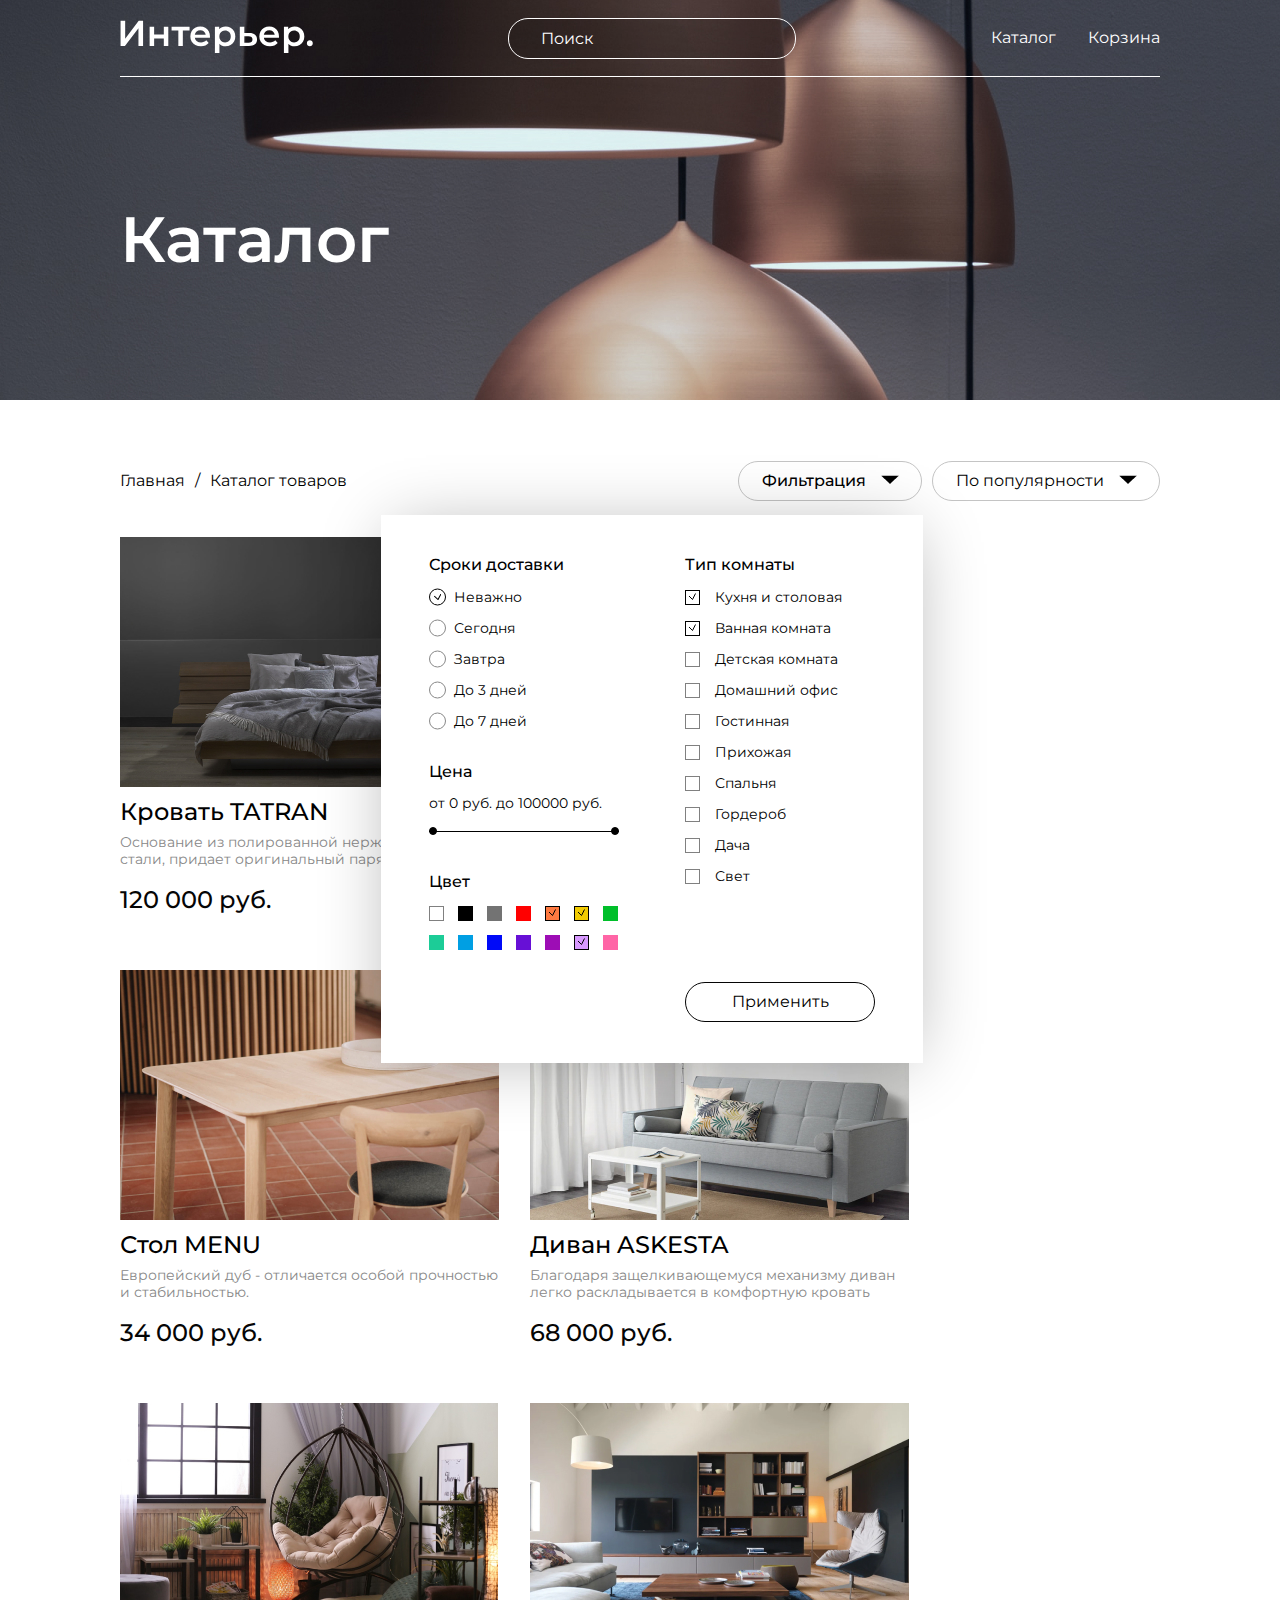
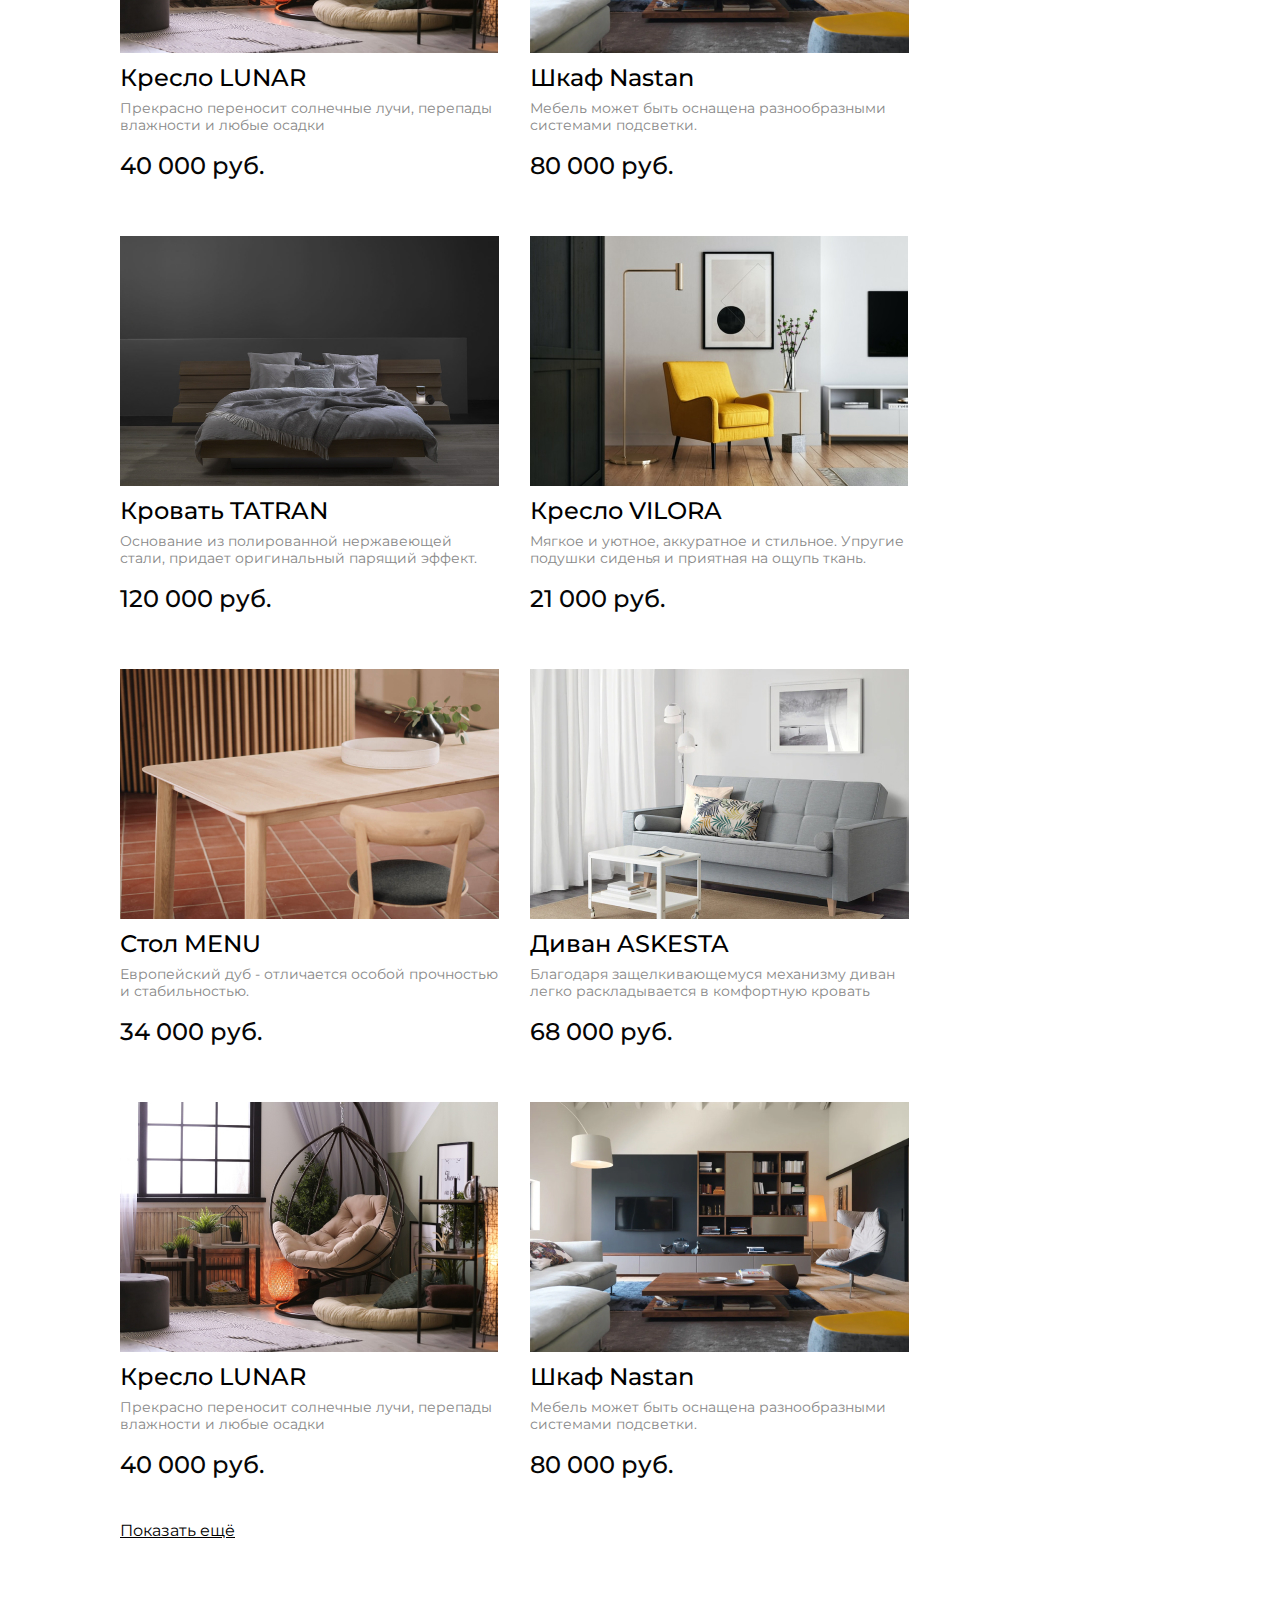
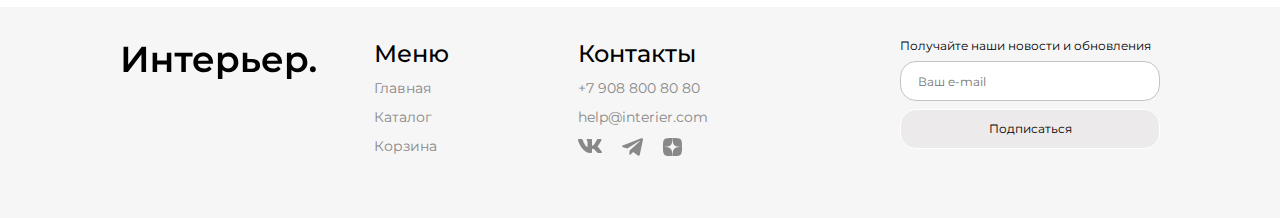
<file: catalog.html>
<!DOCTYPE html>
<html lang="en">

<head>
    <meta charset="UTF-8">
    <meta name="viewport" content="width=device-width, initial-scale=1.0">
    <title>Каталог</title>
    <link rel="preconnect" href="https://fonts.googleapis.com">
    <link rel="preconnect" href="https://fonts.gstatic.com" crossorigin>
    <link href="https://fonts.googleapis.com/css2?family=Montserrat:wght@400;500;600;700&display=swap" rel="stylesheet">
    <link rel="stylesheet" href="style.css">
</head>

<body>
    <!--    ↓↓↓ Верхняя часть ↓↓↓    -->
    <div class="top-catalog center">
        <header class="header">
            <div class="header__logo">
                <a href="index.html">
                    <img class="header__logo-img" src="./img/logo.svg" alt="Логотип">
                </a>
            </div>
            <input class="header__input" placeholder="Поиск" type="text">
            <nav class="menu">
                <a class="menu__link" href="catalog.html">Каталог</a>
                <a class="menu__link" href="cart.html">Корзина</a>
            </nav>
            <nav class="menu-mobile">
                <a href=""><svg width="20" height="19" viewBox="0 0 20 19" fill="none"
                        xmlns="http://www.w3.org/2000/svg">
                        <g clip-path="url(#clip0_310_627)">
                            <path
                                d="M5.7515 2.99141C4.59282 4.14838 3.91891 5.70363 3.86709 7.34023C3.81528 8.97682 4.38946 10.5716 5.47264 11.7995C6.55581 13.0275 8.06645 13.7962 9.69672 13.9491C11.2973 14.0991 12.8949 13.6444 14.1757 12.6766L17.5069 16.0085L17.5069 16.0085C17.5897 16.0914 17.6881 16.1571 17.7963 16.2019C17.9046 16.2468 18.0206 16.2698 18.1377 16.2698C18.2549 16.2698 18.3709 16.2468 18.4791 16.2019C18.5873 16.1571 18.6857 16.0914 18.7685 16.0085C18.8514 15.9257 18.9171 15.8274 18.9619 15.7191C19.0068 15.6109 19.0298 15.4949 19.0298 15.3777C19.0298 15.2606 19.0068 15.1446 18.9619 15.0363C18.9171 14.9281 18.8514 14.8298 18.7685 14.7469L18.7685 14.7469L15.4368 11.416C16.4021 10.135 16.8547 8.53846 16.7038 6.93943C16.5501 5.31054 15.7816 3.80139 14.5547 2.719C13.3277 1.63662 11.7345 1.06232 10.0992 1.11292C8.46381 1.16352 6.90917 1.83523 5.7515 2.99141ZM5.7515 2.99141L5.82216 3.06217L5.7515 2.99141ZM13.5895 4.25366C14.0271 4.68416 14.3751 5.19703 14.6135 5.76269C14.8518 6.32835 14.9758 6.93561 14.9783 7.54944C14.9808 8.16327 14.8618 8.77152 14.628 9.3391C14.3943 9.90669 14.0505 10.4224 13.6164 10.8564C13.1824 11.2905 12.6667 11.6343 12.0991 11.868C11.5315 12.1018 10.9233 12.2208 10.3094 12.2183C9.6956 12.2158 9.08834 12.0918 8.52268 11.8535C7.95702 11.6151 7.44415 11.2671 7.01365 10.8295C6.15334 9.95509 5.67341 8.77613 5.6784 7.54944C5.6834 6.32275 6.17291 5.14773 7.04032 4.28033C7.90772 3.41292 9.08274 2.92341 10.3094 2.91841C11.5361 2.91342 12.7151 3.39335 13.5895 4.25366Z"
                                fill="white" stroke="white" stroke-width="0.2" />
                        </g>
                        <defs>
                            <clipPath id="clip0_310_627">
                                <rect width="19" height="19" fill="white" transform="translate(0.800537)" />
                            </clipPath>
                        </defs>
                    </svg>
                </a>
                <a href="catalog.html"><svg width="20" height="21" viewBox="0 0 20 21" fill="none"
                        xmlns="http://www.w3.org/2000/svg">
                        <rect x="0.800537" y="0.900024" width="4.57143" height="4.57143" fill="white" />
                        <rect x="0.800537" y="8.21436" width="4.57143" height="4.57143" fill="white" />
                        <rect x="0.800537" y="15.5286" width="4.57143" height="4.57143" fill="white" />
                        <rect x="8.11401" y="8.21436" width="4.57143" height="4.57143" fill="white" />
                        <rect x="8.11401" y="15.5286" width="4.57143" height="4.57143" fill="white" />
                        <rect x="8.11401" y="0.900024" width="4.57143" height="4.57143" fill="white" />
                        <rect x="15.4285" y="8.21436" width="4.57143" height="4.57143" fill="white" />
                        <rect x="15.4285" y="15.5286" width="4.57143" height="4.57143" fill="white" />
                        <rect x="15.4285" y="0.900024" width="4.57143" height="4.57143" fill="white" />
                    </svg>
                </a>
                <a href="cart.html"><svg width="25" height="25" viewBox="0 0 25 25" fill="none"
                        xmlns="http://www.w3.org/2000/svg">
                        <path
                            d="M14.5834 20.8333C15.1359 20.8333 15.6658 20.6138 16.0566 20.2231C16.4473 19.8324 16.6667 19.3025 16.6667 18.75C16.6667 18.1974 16.4473 17.6675 16.0566 17.2768C15.6658 16.8861 15.1359 16.6666 14.5834 16.6666C14.0309 16.6666 13.501 16.8861 13.1103 17.2768C12.7196 17.6675 12.5001 18.1974 12.5001 18.75C12.5001 19.3025 12.7196 19.8324 13.1103 20.2231C13.501 20.6138 14.0309 20.8333 14.5834 20.8333ZM7.29174 20.8333C7.84428 20.8333 8.37418 20.6138 8.76488 20.2231C9.15558 19.8324 9.37508 19.3025 9.37508 18.75C9.37508 18.1974 9.15558 17.6675 8.76488 17.2768C8.37418 16.8861 7.84428 16.6666 7.29174 16.6666C6.73921 16.6666 6.20931 16.8861 5.81861 17.2768C5.4279 17.6675 5.20841 18.1974 5.20841 18.75C5.20841 19.3025 5.4279 19.8324 5.81861 20.2231C6.20931 20.6138 6.73921 20.8333 7.29174 20.8333ZM20.873 6.16975C21.133 6.16136 21.3796 6.05217 21.5606 5.86525C21.7416 5.67834 21.8428 5.42836 21.8428 5.16819C21.8428 4.90801 21.7416 4.65804 21.5606 4.47112C21.3796 4.28421 21.133 4.17501 20.873 4.16663H19.674C18.7345 4.16663 17.922 4.81871 17.7178 5.73538L16.4126 11.6125C16.2084 12.5291 15.3959 13.1812 14.4563 13.1812H6.63133L5.12924 7.17079H14.8636C15.1212 7.15904 15.3644 7.04844 15.5425 6.86199C15.7206 6.67555 15.82 6.42761 15.82 6.16975C15.82 5.91189 15.7206 5.66395 15.5425 5.47751C15.3644 5.29106 15.1212 5.18046 14.8636 5.16871H5.12924C4.82473 5.16862 4.5242 5.23796 4.25051 5.37145C3.97682 5.50495 3.73716 5.69909 3.54976 5.93911C3.36236 6.17913 3.23215 6.45872 3.16903 6.75662C3.10591 7.05452 3.11154 7.36289 3.1855 7.65829L4.68758 13.6666C4.79586 14.1002 5.046 14.485 5.39821 14.7601C5.75042 15.0351 6.18447 15.1844 6.63133 15.1843H14.4563C15.368 15.1845 16.2524 14.8736 16.9636 14.3032C17.6748 13.7327 18.1701 12.9368 18.3678 12.0468L19.674 6.16975H20.873Z"
                            fill="white" />
                    </svg>
                </a>
            </nav>
        </header>
        <section>
            <h1 class="top__title">Каталог</h1>
        </section>
    </div>
    <!--    ↑↑↑ Верхняя часть ↑↑↑    -->

    <!--    ↓↓↓ Каталог товаров ↓↓↓    -->
    <section class="product-box center">
        <div class="func">
            <div class="func__breadcrumbs">
                <a href="index.html" class="func__breadcrumbs-style">Главная</a>
                <p class="func__breadcrumbs-style">/</p>
                <a href="catalog.html" class="func__breadcrumbs-style">Каталог товаров</a>
            </div>
            <div class="filter-div">
                <select class="func__filtr" name="Фильтрация">
                    <option value="value1">Фильтрация</option>
                </select>
                <select class="func__filtr">
                    <option value="value1">По популярности</option>
                </select>
                <form id="show" class="filter-box hide" action="/submit" method="get">
                    <div class="fieldset-box">
                        <div>
                            <fieldset class="fieldset">
                                <legend class="fieldset__legend">Сроки доставки</legend>
                                <div><input type="radio" name="diliver" id="none" checked><label
                                        for="none">Неважно</label>
                                </div>
                                <div><input type="radio" name="diliver" id="td"><label for="td">Сегодня</label></div>
                                <div><input type="radio" name="diliver" id="tmrw"><label for="tmrw">Завтра</label></div>
                                <div><input type="radio" name="diliver" id="three"><label for="three">До 3 дней</label>
                                </div>
                                <div><input type="radio" name="diliver" id="seven"><label for="seven">До 7 дней</label>
                                </div>
                            </fieldset>
                            <fieldset class="fieldset">
                                <legend class="fieldset__legend">Цена</legend>
                                <div>
                                    <label for="">от 0 руб. до 100000 руб.</label>
                                    <div class="range__slider">
                                        <input class="range__input range__input--min" name="range-price" type="range"
                                            min="1" max="100000" value="1">
                                        <input class="range__input range__input--max" name="range-price" type="range"
                                            min="1" max="100000" value="100000">
                                    </div>
                                </div>
                            </fieldset>
                            <fieldset class="fieldset">
                                <legend class="fieldset__legend">Цвет</legend>
                                <div class="color-options">
                                    <div class="checkbox">
                                        <input class="checkbox__input" type="checkbox" id="color-white">
                                        <label for="color-white" class="color-check color-check--white"></label>
                                    </div>
                                    <div class="checkbox">
                                        <input class="checkbox__input" type="checkbox" id="color-black">
                                        <label for="color-black" class="color-check color-check--black"></label>
                                    </div>
                                    <div class="checkbox">
                                        <input class="checkbox__input" type="checkbox" id="color-grey">
                                        <label for="color-grey" class="color-check color-check--grey"></label>
                                    </div>
                                    <div class="checkbox">
                                        <input class="checkbox__input" type="checkbox" id="color-red">
                                        <label for="color-red" class="color-check color-check--red"></label>
                                    </div>
                                    <div class="checkbox">
                                        <input class="checkbox__input" type="checkbox" id="color-orange" checked>
                                        <label for="color-orange" class="color-check color-check--orange"></label>
                                    </div>
                                    <div class="checkbox">
                                        <input class="checkbox__input" type="checkbox" id="color-yellow" checked>
                                        <label for="color-yellow" class="color-check color-check--yellow"></label>
                                    </div>
                                    <div class="checkbox">
                                        <input class="checkbox__input" type="checkbox" id="color-green">
                                        <label for="color-green" class="color-check color-check--green"></label>
                                    </div>
                                    <div class="checkbox">
                                        <input class="checkbox__input" type="checkbox" id="color-salat">
                                        <label for="color-salat" class="color-check color-check--salat"></label>
                                    </div>
                                    <div class="checkbox">
                                        <input class="checkbox__input" type="checkbox" id="color-lightblue">
                                        <label for="color-lightblue" class="color-check color-check--lightblue"></label>
                                    </div>
                                    <div class="checkbox">
                                        <input class="checkbox__input" type="checkbox" id="color-blue">
                                        <label for="color-blue" class="color-check color-check--blue"></label>
                                    </div>
                                    <div class="checkbox">
                                        <input class="checkbox__input" type="checkbox" id="color-purple">
                                        <label for="color-purple" class="color-check color-check--purple"></label>
                                    </div>
                                    <div class="checkbox">
                                        <input class="checkbox__input" type="checkbox" id="color-purpure">
                                        <label for="color-purpure" class="color-check color-check--purpure"></label>
                                    </div>
                                    <div class="checkbox">
                                        <input class="checkbox__input" type="checkbox" id="color-lilac" checked>
                                        <label for="color-lilac" class="color-check color-check--lilac"></label>
                                    </div>
                                    <div class="checkbox">
                                        <input class="checkbox__input" type="checkbox" id="color-pink">
                                        <label for="color-pink" class="color-check color-check--pink"></label>
                                    </div>
                                </div>
                            </fieldset>
                        </div>
                        <fieldset class="fieldset">
                            <legend class="fieldset__legend">Тип комнаты</legend>
                            <div><input class="checkbox__input" type="checkbox" name="type-room" id="kitchen"
                                    checked><label class="color-check color-check--white" for="kitchen">Кухня и
                                    столовая</label></div>
                            <div><input class="checkbox__input" type="checkbox" name="type-room" id="bathroom"
                                    checked><label class="color-check color-check--white" for="bathroom">Ванная
                                    комната</label></div>
                            <div><input class="checkbox__input" type="checkbox" name="type-room" id="children"><label
                                    class="color-check color-check--white" for="children">Детская комната</label></div>
                            <div><input class="checkbox__input" type="checkbox" name="type-room" id="office"><label
                                    class="color-check color-check--white" for="office">Домашний офис</label></div>
                            <div><input class="checkbox__input" type="checkbox" name="type-room" id="living"><label
                                    class="color-check color-check--white" for="living">Гостинная</label></div>
                            <div><input class="checkbox__input" type="checkbox" name="type-room" id="hallway"><label
                                    class="color-check color-check--white" for="hallway">Прихожая</label></div>
                            <div><input class="checkbox__input" type="checkbox" name="type-room" id="bedroom"><label
                                    class="color-check color-check--white" for="bedroom">Спальня</label></div>
                            <div><input class="checkbox__input" type="checkbox" name="type-room" id="wardrobe"><label
                                    class="color-check color-check--white" for="wardrobe">Гордероб</label></div>
                            <div><input class="checkbox__input" type="checkbox" name="type-room"
                                    id="country-house"><label class="color-check color-check--white"
                                    for="country-house">Дача</label></div>
                            <div><input class="checkbox__input" type="checkbox" name="type-room" id="light"><label
                                    class="color-check color-check--white" for="light">Свет</label></div>
                        </fieldset>
                    </div>
                    <button class="filter-box__button">Применить</button>
                </form>
            </div>
        </div>
        <section class="product-content">
            <article class="product">
                <img src="./img/cat-1.jpg" alt="Продукт">
                <h3 class="product__name">Кровать TATRAN</h3>
                <p class="product__phrase">Основание из полированной нержавеющей стали, придает оригинальный парящий
                    эффект.
                </p>
                <p class="product__price">120 000 руб.</p>
            </article>
            <article class="product">
                <img src="./img/cat-2.jpg" alt="Продукт">
                <h3 class="product__name">Кресло VILORA</h3>
                <p class="product__phrase">Мягкое и уютное, аккуратное и стильное. Упругие подушки сиденья и приятная на
                    ощупь ткань.</p>
                <p class="product__price">21 000 руб.</p>
            </article>
            <article class="product">
                <img src="./img/cat-3.jpg" alt="Продукт">
                <h3 class="product__name">Стол MENU</h3>
                <p class="product__phrase">Европейский дуб - отличается особой прочностью и стабильностью.</p>
                <p class="product__price">34 000 руб.</p>
            </article>
            <article class="product">
                <img src="./img/cat-4.jpg" alt="Продукт">
                <h3 class="product__name">Диван ASKESTA</h3>
                <p class="product__phrase">Благодаря защелкивающемуся механизму диван легко раскладывается в комфортную
                    кровать</p>
                <p class="product__price">68 000 руб.</p>
            </article>
            <article class="product">
                <img src="./img/cat-5.jpg" alt="Продукт">
                <h3 class="product__name">Кресло LUNAR</h3>
                <p class="product__phrase">Прекрасно переносит солнечные лучи, перепады влажности и любые осадки</p>
                <p class="product__price">40 000 руб.</p>
            </article>
            <article class="product">
                <img src="./img/cat-6.jpg" alt="Продукт">
                <h3 class="product__name">Шкаф Nastan</h3>
                <p class="product__phrase">Мебель может быть оснащена разнообразными системами подсветки.</p>
                <p class="product__price">80 000 руб.</p>
            </article>
            <article class="product">
                <img src="./img/cat-1.jpg" alt="Продукт">
                <h3 class="product__name">Кровать TATRAN</h3>
                <p class="product__phrase">Основание из полированной нержавеющей стали, придает оригинальный парящий
                    эффект.
                </p>
                <p class="product__price">120 000 руб.</p>
            </article>
            <article class="product">
                <img src="./img/cat-2.jpg" alt="Продукт">
                <h3 class="product__name">Кресло VILORA</h3>
                <p class="product__phrase">Мягкое и уютное, аккуратное и стильное. Упругие подушки сиденья и приятная на
                    ощупь ткань.</p>
                <p class="product__price">21 000 руб.</p>
            </article>
            <article class="product">
                <img src="./img/cat-3.jpg" alt="Продукт">
                <h3 class="product__name">Стол MENU</h3>
                <p class="product__phrase">Европейский дуб - отличается особой прочностью и стабильностью.</p>
                <p class="product__price">34 000 руб.</p>
            </article>
            <article class="product">
                <img src="./img/cat-4.jpg" alt="Продукт">
                <h3 class="product__name">Диван ASKESTA</h3>
                <p class="product__phrase">Благодаря защелкивающемуся механизму диван легко раскладывается в комфортную
                    кровать</p>
                <p class="product__price">68 000 руб.</p>
            </article>
            <article class="product">
                <img src="./img/cat-5.jpg" alt="Продукт">
                <h3 class="product__name">Кресло LUNAR</h3>
                <p class="product__phrase">Прекрасно переносит солнечные лучи, перепады влажности и любые осадки</p>
                <p class="product__price">40 000 руб.</p>
            </article>
            <article class="product">
                <img src="./img/cat-6.jpg" alt="Продукт">
                <h3 class="product__name">Шкаф Nastan</h3>
                <p class="product__phrase">Мебель может быть оснащена разнообразными системами подсветки.</p>
                <p class="product__price">80 000 руб.</p>
            </article>
        </section>
        <a href="" class="top__link top__link--dark">Показать ещё</a>
    </section>
    <!--    ↑↑↑ Каталог товаров ↑↑↑    -->

    <!--    ↓↓↓ FOOTER (Нижняя часть) ↓↓↓    -->
    <footer class="footer center">
        <div class="footer__logo">
            <a href="index.html">
                <img src="./img/logofoot.svg" alt="Логотип">
            </a>
        </div>
        <div class="footer__content">
            <div class="footer__info">
                <nav class="footer__product">
                    <h4 class="footer__product-tittle">Меню</h4>
                    <ul>
                        <li><a class="footer__product-link" href="index.html">Главная</a></li>
                        <li><a class="footer__product-link" href="catalog.html">Каталог</a></li>
                        <li><a class="footer__product-link" href="cart.html">Корзина</a></li>
                    </ul>
                </nav>
                <nav class="footer__product">
                    <h4 class="footer__product-tittle">Контакты</h4>
                    <a href="tel:+79088008080" class="footer__product-link">+7 908 800 80 80</a>
                    <a href="mailto:help@interier.com" class="footer__product-link">help@interier.com</a>
                    <div class="footer__icon">
                        <a href="#"><svg class="footer__icon-svg" width="24" height="14" viewBox="0 0 24 14" fill="none"
                                xmlns="http://www.w3.org/2000/svg">
                                <path class="footer__icon-path" fill-rule="evenodd" clip-rule="evenodd"
                                    d="M23.45 0.948C23.616 0.402 23.45 0 22.655 0H20.03C19.362 0 19.054 0.347 18.887 0.73C18.887 0.73 17.552 3.926 15.661 6.002C15.049 6.604 14.771 6.795 14.437 6.795C14.27 6.795 14.019 6.604 14.019 6.057V0.948C14.019 0.292 13.835 0 13.279 0H9.151C8.734 0 8.483 0.304 8.483 0.593C8.483 1.214 9.429 1.358 9.526 3.106V6.904C9.526 7.737 9.373 7.888 9.039 7.888C8.149 7.888 5.984 4.677 4.699 1.003C4.45 0.288 4.198 0 3.527 0H0.9C0.15 0 0 0.347 0 0.73C0 1.412 0.89 4.8 4.145 9.281C6.315 12.341 9.37 14 12.153 14C13.822 14 14.028 13.632 14.028 12.997V10.684C14.028 9.947 14.186 9.8 14.715 9.8C15.105 9.8 15.772 9.992 17.33 11.467C19.11 13.216 19.403 14 20.405 14H23.03C23.78 14 24.156 13.632 23.94 12.904C23.702 12.18 22.852 11.129 21.725 9.882C21.113 9.172 20.195 8.407 19.916 8.024C19.527 7.533 19.638 7.314 19.916 6.877C19.916 6.877 23.116 2.451 23.449 0.948H23.45Z"
                                    fill="#888888" />
                            </svg>
                        </a>
                        <a href="#"><svg class="footer__icon-svg" width="21" height="18" viewBox="0 0 21 18" fill="none"
                                xmlns="http://www.w3.org/2000/svg">
                                <path class="footer__icon-path"
                                    d="M19.2957 0.363004L0.690684 7.57461C-0.0580144 7.91045 -0.311245 8.58298 0.509724 8.94798L5.28271 10.4727L16.8232 3.30353C17.4533 2.85347 18.0984 2.97348 17.5433 3.46858L7.63159 12.4893L7.32024 16.3069C7.60862 16.8964 8.13666 16.8991 8.47348 16.6061L11.2157 13.998L15.9122 17.533C17.003 18.1821 17.5965 17.7632 17.8312 16.5735L20.9117 1.91163C21.2315 0.447168 20.6861 -0.19809 19.2957 0.363004Z"
                                    fill="#888888" />
                            </svg>
                        </a>
                        <a href="#"><svg class="footer__icon-svg" width="19" height="18" viewBox="0 0 19 18" fill="none"
                                xmlns="http://www.w3.org/2000/svg">
                                <path class="footer__icon-path"
                                    d="M11.3326 10.7357C9.83979 12.195 9.73122 14.0143 9.60229 18C13.5244 18 16.2319 17.9871 17.6298 16.7014C18.9869 15.3771 19.0005 12.69 19.0005 9.09643C14.7934 9.225 12.873 9.32143 11.3326 10.7357ZM0.00050354 9.09643C0.00050354 12.69 0.014075 15.3771 1.37122 16.7014C2.76907 17.9871 5.47657 18 9.39872 18C9.263 14.0143 9.16122 12.195 7.66836 10.7357C6.128 9.32143 4.20765 9.21857 0.00050354 9.09643ZM9.39872 0C5.48336 0 2.76907 0.0128571 1.37122 1.29857C0.014075 2.62286 0.00050354 5.31 0.00050354 8.90357C4.20765 8.775 6.128 8.67857 7.66836 7.26429C9.16122 5.805 9.26979 3.98571 9.39872 0ZM11.3326 7.26429C9.83979 5.805 9.73122 3.98571 9.60229 0C13.5244 0 16.2319 0.0128571 17.6298 1.29857C18.9869 2.62286 19.0005 5.31 19.0005 8.90357C14.7934 8.775 12.873 8.67857 11.3326 7.26429Z"
                                    fill="#888888" />
                            </svg>
                        </a>
                    </div>
                </nav>
            </div>
            <form class="footer__form" action="">
                <p>Получайте наши новости и обновления</p>
                <input type="email" placeholder="Ваш e-mail" class="footer__form-email">
                <button class="footer__form-button">Подписаться</button>
            </form>
        </div>
    </footer>
    <!--    ↑↑↑ FOOTER (Нижняя часть) ↑↑↑    -->
</body>

</html>
</file>
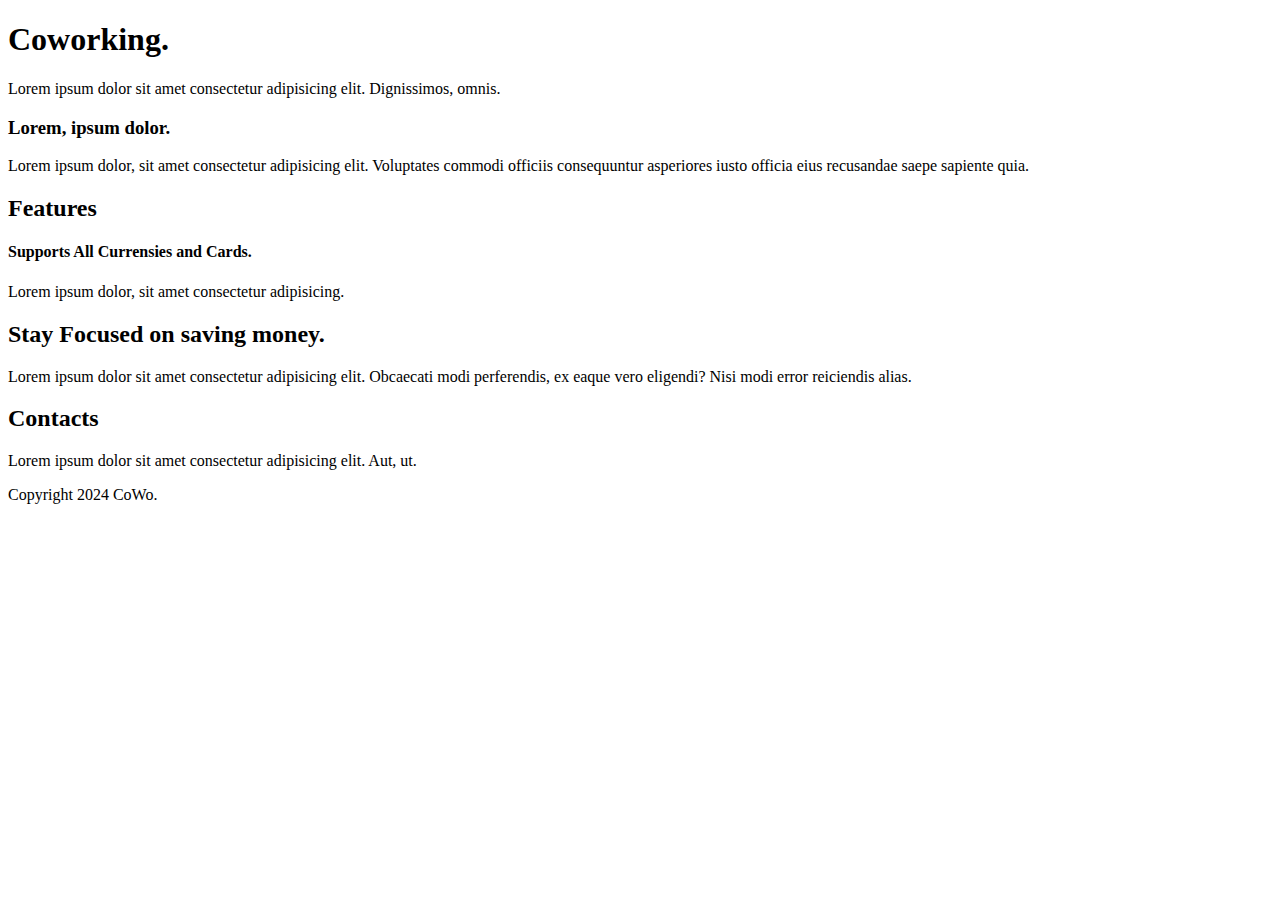
<file: landing.html>
<!DOCTYPE html>
<html lang="en">

<head>
    <meta charset="UTF-8">
    <meta name="viewport" content="width=device-width, initial-scale=1.0">
    <title>Document</title>
</head>

<body>
    <h1>Coworking.</h1>
    <p>Lorem ipsum dolor sit amet consectetur adipisicing elit. Dignissimos, omnis.</p>
    <h3>Lorem, ipsum dolor.</h3>
    <p>Lorem ipsum dolor, sit amet consectetur adipisicing elit. Voluptates commodi officiis consequuntur asperiores
        iusto officia eius recusandae saepe sapiente quia.</p>
    <h2>Features</h2>
    <h4>Supports All Currensies and Cards.</h4>
    <p>Lorem ipsum dolor, sit amet consectetur adipisicing.</p>
    <h2>Stay Focused on saving money.</h2>
    <p>Lorem ipsum dolor sit amet consectetur adipisicing elit. Obcaecati modi perferendis, ex eaque vero eligendi? Nisi
        modi error reiciendis alias.</p>
    <H2>Contacts</H2>
    <p>Lorem ipsum dolor sit amet consectetur adipisicing elit. Aut, ut.</p>
    <p>Copyright 2024 CoWo.</p>
</body>

</html>
</file>
<file: style.css>
* {
  margin: 0;
  padding: 0;
}

body {
  font-family: "Montserrat", sans-serif;
}

li {
  list-style-type: none;
}

.center {
  padding-left: calc(50% - 600px);
  padding-right: calc(50% - 600px);
}

.hide {
  display: none;
}

.show {
  display: block;
}

.top {
  height: 735px;
  background-color: rgb(196, 196, 196);
  background-image: url(./img/main.jpg);
  background-position: center;
  background-repeat: no-repeat;
  background-size: cover;
}
.top__title {
  max-width: 792px;
  font-weight: 600;
  font-size: 64px;
  line-height: 70px;
  margin-top: 64px;
  color: #FFFFFF;
}
.top__text {
  font-weight: 400;
  font-size: 24px;
  line-height: 32px;
  color: #FFFFFF;
  margin-bottom: 16px;
  margin-top: 16px;
}
.top__link {
  font-weight: 400;
  font-size: 16px;
  line-height: 24px;
  color: #FFFFFF;
}
.top__link--dark {
  color: #000;
}
.top__link:hover {
  text-decoration: none;
  color: #888888;
}

.header {
  height: 76px;
  display: flex;
  flex-wrap: wrap;
  align-items: center;
  justify-content: space-between;
  border-bottom: 0.5px solid #FFFFFF;
}
.header__input {
  font: inherit;
  width: 288px;
  height: 41px;
  box-sizing: border-box;
  border: 1px solid rgb(255, 255, 255);
  border-radius: 20px;
  background-color: rgba(0, 0, 0, 0.1);
  outline: none;
  color: rgb(255, 255, 255);
  font-size: 16px;
  font-weight: 400;
  line-height: 20px;
  letter-spacing: 0%;
  text-align: left;
  padding-left: 32px;
  padding-right: 32px;
}
.header__input::-moz-placeholder {
  color: #FFFFFF;
}
.header__input::placeholder {
  color: #FFFFFF;
}
.header__logo {
  text-decoration: none;
  height: 44px;
  display: flex;
  align-content: flex-end;
  flex-wrap: wrap;
  justify-content: center;
  align-content: center;
}

.menu {
  position: relative;
  display: flex;
  gap: 32px;
}
.menu__link {
  color: rgb(255, 255, 255);
  font-size: 16px;
  font-weight: 400;
  line-height: 20px;
  letter-spacing: 0%;
  text-align: left;
  list-style-type: none;
  text-decoration: none;
}
.menu__link:hover {
  font-weight: 600;
}
.menu-mobile {
  display: none;
}

.cart-preview {
  display: none;
  position: absolute;
  width: 477px;
  padding: 40px 48px;
  right: 0;
  top: 38px;
  background-color: #FFFFFF;
}
.cart-preview:target {
  display: block;
}

.for {
  margin-top: 64px;
  margin-bottom: 64px;
}

.for-content {
  margin-top: 32px;
  display: grid;
  grid-template-columns: repeat(12, 1fr);
  gap: 32px;
}
.for-content__item {
  grid-column: span 4;
  height: 415px;
  font-style: normal;
  font-weight: 600;
  font-size: 34px;
  line-height: 42px;
  color: #FFFFFF;
  display: flex;
  text-decoration: none;
  justify-content: center;
  align-items: center;
  background-size: cover;
  background-position: center;
  text-shadow: 0 0 5px black;
}
.for-content__item--big {
  grid-column: span 6;
}
.for-content__item--1 {
  background-image: url(./img/meb1.jpg);
}
.for-content__item--2 {
  background-image: url(./img/meb2.jpg);
}
.for-content__item--3 {
  background-image: url(./img/meb3.jpg);
}
.for-content__item--4 {
  background-image: url(./img/meb4.jpg);
}
.for-content__item--5 {
  background-image: url(./img/meb5.jpg);
}

.product-box {
  margin-bottom: 64px;
}
.product-box__header {
  font-weight: 600;
  font-size: 48px;
  line-height: 59px;
  color: #000000;
  margin-bottom: 32px;
}

.product-content {
  display: flex;
  row-gap: 48px;
  -moz-column-gap: 32px;
       column-gap: 32px;
  flex-wrap: wrap;
  margin-bottom: 32px;
}

.product {
  width: 378px;
  display: flex;
  flex-wrap: wrap;
  margin-bottom: 8px;
}
.product__name {
  font-weight: 500;
  font-size: 24px;
  line-height: 29px;
  color: #000000;
  margin-top: 10px;
  margin-bottom: 8px;
}
.product__phrase {
  font-size: 14px;
  line-height: 17px;
  color: #888888;
  margin-bottom: 12px;
}
.product__price {
  font-weight: 500;
  font-size: 24px;
  line-height: 29px;
  color: #050505;
  margin-right: 32px;
  margin-top: 5px;
}
.product__price--old {
  text-decoration-line: line-through;
  color: #888888;
}

.footer {
  background-color: #F7F6F6;
  display: flex;
  flex-wrap: wrap;
  justify-content: space-between;
  padding-top: 32px;
  padding-bottom: 58px;
}
.footer__content {
  display: flex;
  -moz-column-gap: 192px;
       column-gap: 192px;
  justify-content: space-between;
  flex-wrap: wrap;
  row-gap: 40px;
}
.footer__info {
  display: flex;
  -moz-column-gap: 129px;
       column-gap: 129px;
  flex-wrap: wrap;
  row-gap: 40px;
}
.footer__product {
  flex-direction: column;
}
.footer__product-tittle {
  font-weight: 500;
  font-size: 24px;
  line-height: 29px;
  color: #000000;
}
.footer__product-link {
  display: block;
  font-weight: 400;
  font-size: 14px;
  line-height: 17px;
  color: #888888;
  text-decoration: none;
  margin-top: 12px;
}
.footer__product-link:hover {
  text-decoration: underline;
}
.footer__icon {
  gap: 20px;
  display: flex;
  margin-top: 12px;
}
.footer__icon-svg:hover .footer__icon-path {
  fill: #000000;
}
.footer__form {
  display: flex;
  flex-direction: column;
  gap: 8px;
  font-weight: 400;
  font-size: 12px;
  line-height: 14px;
  color: #000000;
}
.footer__form-email {
  font: inherit;
  width: 260px;
  height: 40px;
  background: #FFFFFF;
  border: 1px solid #C4C4C4;
  box-sizing: border-box;
  border-radius: 16px;
  font-weight: 400;
  font-size: 12px;
  line-height: 18px;
  color: #C4C4C4;
  padding-left: 17px;
  padding-right: 17px;
}
.footer__form-button {
  font: inherit;
  background: rgba(222, 215, 215, 0.41);
  border: 1px solid #FFFFFF;
  box-sizing: border-box;
  border-radius: 16px;
  width: 260px;
  height: 40px;
  font-weight: 400;
  font-size: 12px;
  line-height: 18px;
  color: #000000;
}
.footer__form-button:hover {
  color: #FFFFFF;
  background: #000000;
}
.footer__logo {
  width: 198px;
  height: 44px;
  display: flex;
  align-content: flex-end;
  flex-wrap: wrap;
  justify-content: center;
  margin-bottom: 40px;
  margin-right: 40px;
}

.top-catalog {
  height: 274px;
  background-color: rgb(196, 196, 196);
  background-image: url(./img/main-c.jpg);
  background-position: center;
  background-repeat: no-repeat;
  background-size: cover;
  display: flex;
  flex-direction: column;
  padding-bottom: 126px;
  justify-content: space-between;
}

.func {
  display: flex;
  justify-content: space-between;
  margin-bottom: 36px;
  margin-top: 61px;
  flex-wrap: wrap;
  row-gap: 14px;
  -moz-column-gap: 30px;
       column-gap: 30px;
}
.func__breadcrumbs {
  display: flex;
  -moz-column-gap: 10px;
       column-gap: 10px;
  flex-direction: row;
  flex-wrap: wrap;
  align-content: center;
}
.func__breadcrumbs-style {
  font-size: 16px;
  font-weight: 400;
  line-height: 32px;
  text-decoration: none;
  color: #000000;
}
.func__filtr {
  -webkit-appearance: none;
     -moz-appearance: none;
          appearance: none;
  background-image: url(./img/ar.png);
  background-repeat: no-repeat;
  background-position: bottom 16px right 22px;
  font: inherit;
  background-color: transparent;
  border: 1px solid rgb(196, 196, 196);
  box-sizing: border-box;
  border-radius: 20px;
  height: 40px;
  font-weight: 400;
  font-size: 16px;
  line-height: 20px;
  color: #000;
  padding-left: 23px;
  padding-right: 55px;
}
.func__filtr:first-child {
  font-weight: 500;
}

.filter-box {
  position: absolute;
  display: flex;
  flex-direction: column;
  top: calc(100% + 14px);
  right: 237px;
  height: 468px;
  width: 446px;
  padding: 40px 48px;
  background-color: #FFFFFF;
  box-shadow: 0px 4px 67px -12px rgba(0, 0, 0, 0.32);
}
.filter-box__button {
  font: inherit;
  align-self: flex-end;
  background: #FFFFFF;
  border: 1px solid #040404;
  box-sizing: border-box;
  border-radius: 20px;
  width: 190px;
  height: 40px;
  font-weight: 400;
  font-size: 16px;
  line-height: 17px;
  color: #000000;
}

.filter-div {
  position: relative;
  display: flex;
  gap: 10px;
}

.fieldset {
  display: flex;
  flex-direction: column;
  flex-wrap: wrap;
  width: 190px;
  border: none;
  padding: 0;
  gap: 14px;
  margin-bottom: 32px;
  font-weight: 400;
  font-size: 14px;
  line-height: 17.07px;
  letter-spacing: 0%;
}
.fieldset__legend {
  font-weight: 500;
  font-size: 16px;
  line-height: 19.5px;
  letter-spacing: 0%;
  margin-bottom: 14px;
}

.fieldset-box {
  display: flex;
  justify-content: space-between;
}

.checkbox {
  display: flex;
  align-items: center;
  gap: 10px;
  width: 15px;
  height: 15px;
}

.color-check {
  display: flex;
  align-items: center;
  cursor: pointer;
  position: relative;
  padding-left: 30px;
  font-size: 14px;
}
.color-check::before {
  content: "";
  display: inline-block;
  width: 13px;
  height: 13px;
  border: 1px solid #888888;
  position: absolute;
  left: 0;
  background-color: #fff;
}
.color-check--white::before {
  background-color: #FFFFFF;
  border-color: #808080;
}
.color-check--black::before {
  background-color: #000000;
  border-color: #000000;
}
.color-check--grey::before {
  background-color: #737373;
  border-color: #737373;
}
.color-check--red::before {
  background-color: #FF0000;
  border-color: #FF0000;
}
.color-check--orange::before {
  background-color: #FF7A41;
  border-color: #FF7A41;
}
.color-check--yellow::before {
  background-color: #F2CB01;
  border-color: #F2CB01;
}
.color-check--green::before {
  background-color: #00BF2A;
  border-color: #00BF2A;
}
.color-check--salat::before {
  background-color: #1CCC97;
  border-color: #1CCC97;
}
.color-check--lightblue::before {
  background-color: #009FE3;
  border-color: #009FE3;
}
.color-check--blue::before {
  background-color: #000AF8;
  border-color: #000AF8;
}
.color-check--purple::before {
  background-color: #6710D6;
  border-color: #6710D6;
}
.color-check--purpure::before {
  background-color: #9D0DB5;
  border-color: #9D0DB5;
}
.color-check--lilac::before {
  background-color: #D89AFF;
  border-color: #D89AFF;
}
.color-check--pink::before {
  background-color: #FF65A6;
  border-color: #FF65A6;
}

.color-options {
  display: flex;
  flex-wrap: wrap;
  max-width: 190px;
  gap: 14px;
}

.checkbox__input {
  display: none;
}

.checkbox__input:checked + .color-check::before {
  background-image: url(./img/Vector.svg);
  background-repeat: no-repeat;
  background-position: 2px;
  border-color: #000000;
}

input[type=radio] {
  display: none;
}

input[type=radio] + label {
  position: relative;
  padding-left: 25px;
  cursor: pointer;
}

input[type=radio] + label:before {
  content: "";
  position: absolute;
  left: 0;
  top: 50%;
  transform: translateY(-50%);
  width: 15px;
  height: 15px;
  border: 1px solid #888888;
  border-radius: 50%;
  background: #fff;
}

input[type=radio]:checked + label:before {
  border-color: #000;
}

input[type=radio]:checked + label:after {
  content: "";
  position: absolute;
  background-image: url(./img/Vector.svg);
  background-repeat: no-repeat;
  background-position: center;
  left: 5px;
  top: 50%;
  transform: translateY(-50%);
  width: 6.5px;
  height: 6px;
}

.range__input {
  width: 190px;
  height: 10px;
  overflow: hidden;
  outline: none;
}

.range__slider {
  font-family: sans-serif;
  font-size: 14px;
  position: relative;
  height: 10px;
  width: 210px;
  display: inline-block;
  margin-top: 14px;
}

.range__slider input {
  position: absolute;
}

.range__input,
.range__input::-webkit-slider-runnable-track,
.range__input::-webkit-slider-thumb {
  -webkit-appearance: none;
  background: none;
}

.range__input::-webkit-slider-runnable-track {
  width: 200px;
  height: 1px;
  background: #000;
}

.range__input:nth-child(2)::-webkit-slider-runnable-track {
  background: none;
}

.range__input::-webkit-slider-thumb {
  position: relative;
  height: 8px;
  width: 8px;
  margin-top: -4px;
  background: #000;
  border: 1px solid #000;
  border-radius: 25px;
  cursor: pointer;
  z-index: 1;
}

.range__input::-webkit-slider-thumb:active {
  cursor: grabbing;
}

.range__input:nth-child(1)::-webkit-slider-thumb {
  z-index: 2;
}

.top-cart {
  height: 274px;
  background-color: rgb(196, 196, 196);
  background-image: url(./img/cart_top.jpg);
  background-position: center;
  background-repeat: no-repeat;
  background-size: cover;
  display: flex;
  flex-direction: column;
  padding-bottom: 126px;
  justify-content: space-between;
}

.cart {
  display: grid;
  grid-template-columns: repeat(auto-fit, minmax(50px, 1fr));
  -moz-column-gap: 32px;
       column-gap: 32px;
  row-gap: 64px;
  margin-top: 64px;
  margin-bottom: 64px;
}
.cart-form {
  display: flex;
  flex-direction: column;
  justify-content: space-between;
  box-sizing: border-box;
  background: #F7F6F6;
  border-radius: 20px;
  grid-column: span 4;
  padding-top: 42px;
  padding-bottom: 148px;
  height: 556px;
  min-width: 343px;
  max-width: 380px;
}
.cart-form__tittle {
  font-size: 24px;
  font-weight: 700;
  line-height: 36px;
  text-align: center;
  margin-bottom: 35px;
}
.cart-form__info {
  display: flex;
  flex-direction: column;
  gap: 42px;
  width: 288px;
  padding-left: 27px;
}
.cart-form__info-data {
  font: inherit;
  background-color: transparent;
  border: none;
  border-bottom: 1px solid #CACDD8;
  color: #000000;
  font-size: 14px;
  font-weight: 400;
  line-height: 17.07px;
  text-align: left;
}
.cart-form__info-data:focus {
  outline: none;
}
.cart-form__info-data::-moz-placeholder {
  color: #000000;
  font-size: 14px;
  font-weight: 400;
  line-height: 17.07px;
  text-align: left;
}
.cart-form__info-data::placeholder {
  color: #000000;
  font-size: 14px;
  font-weight: 400;
  line-height: 17.07px;
  text-align: left;
}
.cart-form__total {
  margin-top: 64px;
  font-size: 24px;
  font-weight: 400;
  line-height: 29.26px;
  text-align: center;
}
.cart-form__total--price {
  font-weight: 500;
}
.cart-form__total--preview {
  align-self: center;
  margin-top: 0;
}
.cart-form__button {
  font: inherit;
  background: #F7F6F6;
  border: 1px solid #000000;
  box-sizing: border-box;
  border-radius: 20px;
  width: 290px;
  height: 41px;
  font-weight: 400;
  font-size: 16px;
  line-height: 17px;
  color: #000000;
  margin-top: 18px;
}
.cart-form__button:hover {
  color: #FFFFFF;
  background: #000000;
}
.cart-form__button--preview {
  background: #FFFFFF;
  width: 207px;
  height: 41px;
  margin-top: 0;
}
.cart-form__bottom {
  display: flex;
  justify-items: center;
  flex-direction: column;
  align-content: center;
  flex-wrap: wrap;
}
.cart-form__bottom--preview {
  flex-direction: row;
  justify-content: space-between;
}
.cart-content {
  grid-column: span 8;
}
.cart-content__name {
  display: flex;
  justify-content: space-between;
  padding-bottom: 14px;
  font-size: 16px;
  font-weight: 400;
  line-height: 20px;
  margin: 0 27px 0 4px;
}
.cart-content__button-box {
  margin-top: 50px;
  display: flex;
  gap: 7px;
}
.cart-content__button {
  font: inherit;
  background: #FFFFFF;
  border: 1px solid #000000;
  box-sizing: border-box;
  border-radius: 50px;
  width: 200px;
  height: 37px;
  font-weight: 400;
  font-size: 14px;
  line-height: 17px;
  color: #000000;
}
.cart-content__button:hover {
  color: #FFFFFF;
  background: #000000;
}
.cart-box:first-child {
  padding-top: 25px;
}
.cart-item {
  border-top: 0.5px solid #CACDD8;
  padding-top: 32px;
  margin-top: 32px;
  display: flex;
  justify-content: space-between;
  align-items: start;
}
.cart-item--first {
  padding-top: 25px;
  margin-top: 0;
}
.cart-item--preview {
  margin-top: 0;
  margin-bottom: 24px;
  padding-top: 24px;
}
.cart-item--preview:first-child {
  padding-top: 0;
  border-top: none;
}
.cart-item__right {
  font-family: Poppins;
  border: none;
  background: #F7F6F6;
  border-radius: 6px;
  width: 71px;
  height: 51px;
  font-size: 14px;
  font-weight: 600;
  line-height: 29.4px;
  text-align: center;
}
.cart-item__left {
  display: flex;
  gap: 32px;
}
.cart-item__img {
  width: 173px;
  height: 173px;
  -o-object-fit: cover;
     object-fit: cover;
}
.cart-item__img--preview {
  width: 144px;
  height: 144px;
}
.cart-item__info {
  width: 276px;
  display: flex;
  flex-direction: column;
  justify-content: space-between;
  gap: 15px;
}
.cart-item__info--preview {
  width: 190px;
}
.cart-item__info-name {
  font-size: 24px;
  font-weight: 500;
  line-height: 30px;
  color: #000000;
  margin-bottom: 14px;
}
.cart-item__info-phrase {
  font-size: 14px;
  font-weight: 400;
  line-height: 17px;
  color: #888888;
  margin-bottom: 16px;
}
.cart-item__info-price {
  font-size: 16px;
  font-weight: 500;
  line-height: 20px;
}
.cart__link-box {
  display: flex;
  gap: 30px;
}
.cart__link {
  font-size: 14px;
  font-weight: 400;
  line-height: 24px;
  text-align: center;
  text-decoration: none;
  list-style-type: none;
  text-decoration: underline;
  color: #000000;
}

@media (max-width: 1440px) {
  .center {
    padding-left: 120px;
    padding-right: 120px;
  }
}
@media (max-width: 1028px) {
  .center {
    padding-left: calc(50% - 393px);
    padding-right: calc(50% - 393px);
  }
  .footer__logo {
    display: none;
  }
  .footer__info {
    gap: 132px;
  }
  .footer__form {
    line-height: 20px;
  }
  .footer__product-tittle {
    line-height: 34px;
  }
  .footer__content {
    width: 100vw;
    display: flex;
    flex-wrap: wrap;
    justify-content: space-between;
    -moz-column-gap: 0;
         column-gap: 0;
  }
  .product-content {
    -moz-column-gap: 29px;
         column-gap: 29px;
    row-gap: 30px;
  }
  .product-box {
    margin-bottom: 60px;
  }
  .for-content {
    gap: 30px;
  }
  .for-content__item {
    height: 265px;
  }
  .for-content__item--big {
    height: 268px;
  }
  .cart-content__button-box {
    margin-top: 32px;
  }
}
@media (max-width: 833px) {
  .center {
    padding-left: 24px;
    padding-right: 24px;
  }
  .for-content {
    grid-template-columns: repeat(6, 1fr);
  }
  .for-content__item {
    grid-column: span 2;
  }
  .for-content__item--big {
    grid-column: span 3;
  }
  .filter-box {
    right: 0;
  }
}
@media (max-width: 767px) {
  .center {
    padding-left: 16px;
    padding-right: 16px;
  }
  .header {
    padding-top: 32px;
  }
  .header__logo-img {
    width: 99px;
  }
  .header__input {
    display: none;
  }
  .menu {
    display: none;
  }
  .menu-mobile {
    display: flex;
    align-items: center;
    gap: 32px;
  }
  .footer-content__item {
    font-size: 28px;
    line-height: 34px;
  }
  .footer__content {
    justify-content: center;
    -moz-column-gap: 180px;
         column-gap: 180px;
  }
  .for-content {
    grid-template-columns: repeat(auto-fit, minmax(300px, 1fr));
  }
  .for-content__item {
    grid-column: 1/-1;
    height: 375px;
  }
  .for-content__item--big {
    grid-column: 1/-1;
    height: 244px;
  }
  .top__title {
    font-size: 48px;
    line-height: 58px;
  }
  .filter-box {
    width: 190px;
    height: 830px;
  }
  .fieldset-box {
    flex-direction: column;
  }
  .cart-item__img {
    display: none;
  }
  .cart-content {
    grid-column: span 6;
  }
}
@media (max-width: 455px) {
  .filter-div {
    flex-direction: column-reverse;
    align-items: flex-start;
  }
  .filter-box {
    left: 0;
  }
  .cart-item__info {
    width: 250px;
  }
  .cart-item__info-name {
    font-size: 18px;
  }
  .cart-item__info-phrase {
    font-size: 12px;
  }
  .cart-item__info-price {
    font-size: 12px;
  }
  .cart-content__button {
    width: 166px;
    font-size: 12px;
  }
  .cart {
    -moz-column-gap: 0;
         column-gap: 0;
  }
}
@media (max-width: 425px) {
  .top {
    text-align: center;
  }
  .top__text {
    font-size: 16px;
    line-height: 32px;
  }
  .top__link {
    font-size: 14px;
    line-height: 24px;
  }
  .top__link--dark {
    font-size: 16px;
  }
  .header {
    height: 60px;
    border-bottom: none;
  }
  .top__title {
    margin-top: 29px;
  }
  .product-box__header {
    font-size: 24px;
    line-height: 29px;
  }
  .for {
    margin-top: 32px;
    margin-bottom: 32px;
  }
  .for-content {
    gap: 16px;
  }
  .for-content__item {
    font-size: 28px;
    line-height: 34px;
  }
  .product {
    width: 343px;
    margin-bottom: 0;
  }
  .product-box {
    margin-bottom: 36px;
  }
  .product-content {
    row-gap: 37px;
    margin-bottom: 36px;
  }
  .product__name {
    font-size: 18px;
    line-height: 22px;
  }
  .product__phrase {
    font-size: 14px;
    line-height: 17px;
    margin-bottom: 8px;
  }
  .product__price {
    font-size: 18px;
    line-height: 22px;
    margin-top: 0;
  }
  .product img {
    width: 100%;
  }
}/*# sourceMappingURL=style.css.map */
</file>
